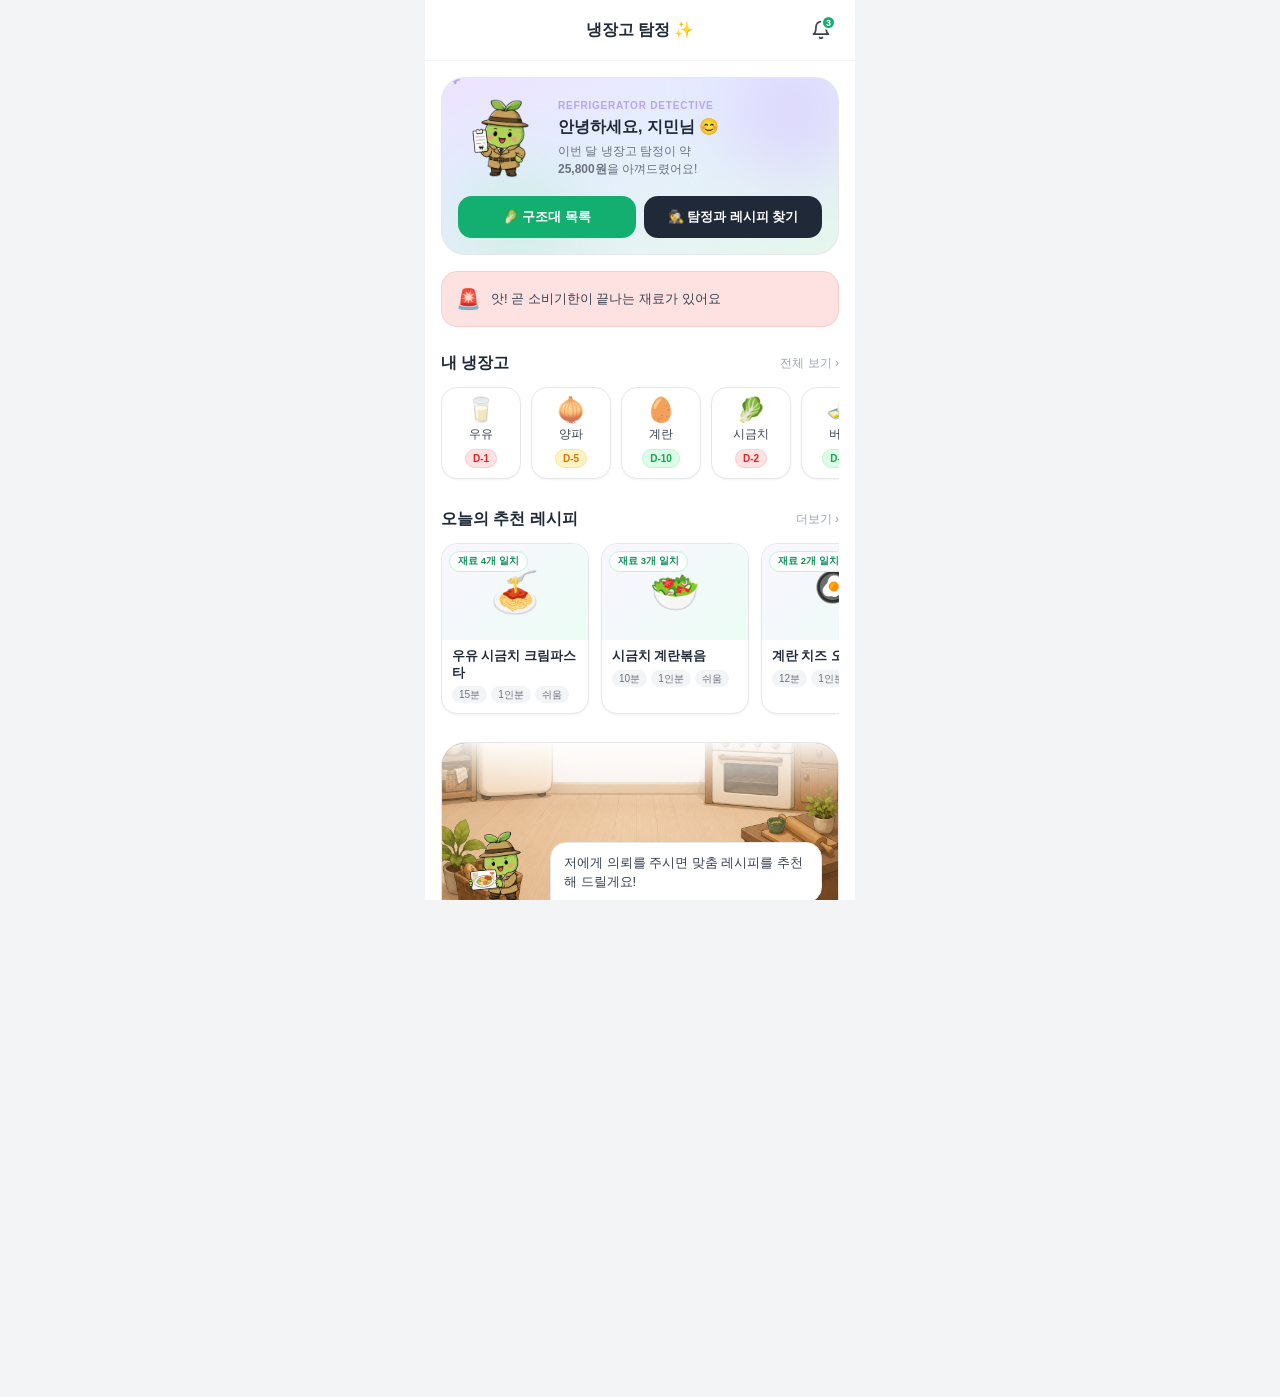
<file: index.html>
<!doctype html>
<html lang="ko">
<head>
<meta charset="utf-8">
<meta name="viewport" content="width=device-width,initial-scale=1,viewport-fit=cover">
<meta name="theme-color" content="#13AF70">
<title>냉장고 탐정</title>
<link rel="stylesheet" href="colors_and_type.css">
<style>
*,*::before,*::after{box-sizing:border-box;margin:0;padding:0}
html,body{
  font-family:var(--rd-font-sans);
  background:var(--rd-gray-100);
  color:var(--rd-gray-800);
  -webkit-font-smoothing:antialiased;
  line-height:var(--rd-leading-normal);
  height:100%;
  overflow:hidden;
}

/* ── App shell ─────────────────────────────────────────────── */
#app{
  max-width:var(--rd-mobile-max);
  margin:0 auto;
  background:var(--rd-white);
  min-height:100svh;
  position:relative;
  display:flex;
  flex-direction:column;
  overflow:hidden;
}

/* Screens */
.screen{
  display:none;
  flex:1;
  flex-direction:column;
  overflow:hidden;
  height:100svh;
}
.screen.active{display:flex;}

/* Scrollable body area */
.scroll-body{
  flex:1;
  overflow-y:auto;
  -webkit-overflow-scrolling:touch;
  overscroll-behavior:contain;
}

/* ── Header ────────────────────────────────────────────────── */
.app-header{
  display:flex;
  align-items:center;
  justify-content:space-between;
  padding:12px 16px;
  border-bottom:1px solid var(--rd-gray-100);
  background:var(--rd-white);
  flex-shrink:0;
  min-height:52px;
}
.app-header .icon-btn{
  width:36px;height:36px;
  border-radius:var(--rd-radius-full);
  background:var(--rd-gray-100);
  border:0;cursor:pointer;
  display:flex;align-items:center;justify-content:center;
  color:var(--rd-gray-700);
  transition:background var(--rd-duration) var(--rd-easing);
}
.app-header .icon-btn:active{background:var(--rd-gray-200);}
.app-header .title{
  font-size:var(--rd-text-sm);
  font-weight:var(--rd-weight-bold);
  color:var(--rd-gray-800);
}
.app-header .title-center{
  font-size:16px;font-weight:700;
  color:var(--rd-gray-800);
  display:flex;align-items:center;gap:4px;
}
.app-header .title-center i{font-style:normal;color:var(--rd-hero-violet);}
.notif-btn{
  position:relative;width:36px;height:36px;
  display:flex;align-items:center;justify-content:center;
  border:0;background:transparent;cursor:pointer;color:var(--rd-gray-700);
}
.notif-badge{
  position:absolute;top:3px;right:3px;
  width:15px;height:15px;border-radius:50%;
  background:var(--rd-primary);color:var(--rd-white);
  font-size:9px;font-weight:700;
  display:flex;align-items:center;justify-content:center;
  border:2px solid var(--rd-white);
}
.spacer{width:36px;}

/* ── Bottom Nav ────────────────────────────────────────────── */
.bottom-nav{
  position:relative;
  background:var(--rd-white);
  border-top:1px solid var(--rd-gray-100);
  box-shadow:var(--rd-shadow-nav);
  display:grid;
  grid-template-columns:repeat(5,1fr);
  align-items:center;
  padding:8px 8px calc(8px + env(safe-area-inset-bottom));
  min-height:60px;
  flex-shrink:0;
  z-index:10;
}
.nav-btn{
  display:flex;flex-direction:column;align-items:center;justify-content:center;
  gap:3px;border:0;background:transparent;cursor:pointer;
  color:var(--rd-gray-400);
  width:100%;padding:4px 0;
  transition:color var(--rd-duration) var(--rd-easing);
}
.nav-btn.active{color:var(--rd-primary);}
.nav-btn span{font-size:10px;font-weight:500;}
.nav-fab-wrap{display:flex;justify-content:center;align-items:flex-start;}
.nav-fab{
  width:52px;height:52px;
  margin-top:-20px;
  border-radius:50%;
  background:var(--rd-primary);
  color:var(--rd-white);
  display:flex;align-items:center;justify-content:center;
  border:4px solid var(--rd-white);
  box-shadow:var(--rd-shadow-fab);
  cursor:pointer;
  transition:transform var(--rd-duration) var(--rd-easing);
}
.nav-fab:active{transform:scale(var(--rd-press-scale-tight));}

/* ── Hero Card ─────────────────────────────────────────────── */
.hero-card{
  position:relative;
  border-radius:var(--rd-radius-3xl);
  padding:var(--rd-space-4);
  overflow:hidden;
  background:linear-gradient(160deg,var(--rd-hero-bg-1) 0%,var(--rd-hero-bg-2) 40%,var(--rd-hero-bg-3) 100%);
  border:1px solid rgba(229,231,235,0.9);
  margin:16px 16px 0;
}
.hero-blobs{position:absolute;inset:0;overflow:hidden;pointer-events:none;}
.blob{position:absolute;border-radius:50%;filter:blur(32px);opacity:.55;}
.blob-a{width:130px;height:130px;background:#D7C7FF;top:-30px;right:-20px;}
.blob-b{width:110px;height:110px;background:#BFEBD4;bottom:-20px;left:20px;}
.hero-top{position:relative;display:flex;align-items:flex-start;gap:12px;}
.hero-mascot{width:88px;height:88px;object-fit:contain;flex-shrink:0;}
.hero-text{flex:1;padding-top:4px;}
.hero-overline{
  font-size:10px;font-weight:600;
  color:var(--rd-hero-violet-soft);
  letter-spacing:.08em;text-transform:uppercase;
  margin-bottom:4px;
}
.hero-title{
  font-size:var(--rd-text-base);
  font-weight:var(--rd-weight-bold);
  color:var(--rd-gray-800);
  line-height:1.3;
}
.hero-sub{
  font-size:var(--rd-text-xs);
  color:var(--rd-gray-500);
  margin-top:4px;
  line-height:1.5;
}
.hero-btns{
  position:relative;
  display:flex;gap:8px;margin-top:14px;
}
.hero-sparkles{
  position:absolute;top:-6px;left:-6px;
  color:var(--rd-hero-violet-soft);
  font-size:11px;pointer-events:none;
  user-select:none;
}

/* ── Section layout ────────────────────────────────────────── */
.section{padding:0 16px;margin-top:24px;}
.section-head{
  display:flex;align-items:center;justify-content:space-between;
  margin-bottom:12px;
}
.section-title{
  font-size:var(--rd-text-base);
  font-weight:var(--rd-weight-bold);
  color:var(--rd-gray-800);
}
.see-all{
  font-size:var(--rd-text-xs);
  color:var(--rd-gray-400);
  font-weight:var(--rd-weight-medium);
  background:none;border:0;cursor:pointer;
}

/* ── Ingredient chips horizontal scroll ───────────────────── */
.ing-scroll{
  display:flex;gap:10px;
  overflow-x:auto;padding-bottom:4px;
  scrollbar-width:none;
}
.ing-scroll::-webkit-scrollbar{display:none;}
.ing-chip{
  display:flex;flex-direction:column;align-items:center;
  gap:4px;flex-shrink:0;
  width:80px;background:var(--rd-white);
  border:1px solid var(--rd-gray-200);border-radius:16px;
  box-shadow:var(--rd-shadow-sm);padding:10px 8px;
  cursor:pointer;
  transition:transform var(--rd-duration) var(--rd-easing);
}
.ing-chip:active{transform:scale(var(--rd-press-scale-tight));}
.ing-chip .emoji{font-size:24px;line-height:1;}
.ing-chip .name{font-size:11.5px;font-weight:500;color:var(--rd-gray-700);}
.expiry-badge{
  font-size:10px;font-weight:700;
  border:1px solid;border-radius:var(--rd-radius-full);
  padding:1px 7px;margin-top:2px;
}
.badge-urgent{background:var(--rd-urgent-bg);color:var(--rd-urgent-fg);border-color:var(--rd-urgent-bd);}
.badge-caution{background:var(--rd-caution-bg);color:var(--rd-caution-fg);border-color:var(--rd-caution-bd);}
.badge-safe{background:var(--rd-safe-bg);color:var(--rd-safe-fg);border-color:var(--rd-safe-bd);}

/* ── Recipe cards ──────────────────────────────────────────── */
.recipe-scroll{
  display:flex;gap:12px;
  overflow-x:auto;padding-bottom:4px;
  scrollbar-width:none;
}
.recipe-scroll::-webkit-scrollbar{display:none;}
.recipe-card{
  flex-shrink:0;width:148px;
  background:var(--rd-white);
  border:1px solid var(--rd-gray-200);border-radius:16px;
  box-shadow:var(--rd-shadow-sm);overflow:hidden;
  cursor:pointer;
  transition:transform var(--rd-duration) var(--rd-easing);
}
.recipe-card:active{transform:scale(var(--rd-press-scale-tight));}
.recipe-thumb{
  height:96px;
  background:linear-gradient(135deg,#F9F5FF,#ECFDF5);
  display:flex;align-items:center;justify-content:center;
  font-size:40px;position:relative;
}
.recipe-match-chip{
  position:absolute;top:7px;left:7px;
  font-size:9.5px;font-weight:700;
  color:#0E8F5B;background:rgba(255,255,255,.9);
  border:1px solid #BBF7D0;border-radius:9999px;
  padding:2px 8px;
}
.recipe-meta{padding:8px 10px 10px;}
.recipe-name{
  font-size:12.5px;font-weight:700;
  color:var(--rd-gray-800);line-height:1.3;
}
.recipe-pills{margin-top:5px;display:flex;gap:4px;flex-wrap:wrap;}
.recipe-pill{
  font-size:10px;color:var(--rd-gray-500);
  background:var(--rd-gray-100);
  border-radius:9999px;padding:1px 7px;font-weight:500;
}

/* ── Detective Office section ──────────────────────────────── */
.detective-office{
  margin:24px 16px 0;
  border-radius:24px;
  overflow:hidden;
  border:1px solid var(--rd-gray-200);
  box-shadow:var(--rd-shadow-sm);
  position:relative;
}
.office-bg{
  height:180px;
  background-image:url('assets/detective_kitchen.png');
  background-size:cover;background-position:center bottom;
  position:relative;
}
.office-fade{
  position:absolute;inset:0;
  background:linear-gradient(180deg,rgba(255,255,255,.9) 0%,rgba(255,255,255,0) 35%);
}
.office-content{
  position:absolute;bottom:0;left:0;right:0;
  padding:16px;
  display:flex;align-items:flex-end;gap:12px;
}
.office-mascot{width:80px;height:80px;object-fit:contain;flex-shrink:0;}
.speech-bubble{
  flex:1;
  background:var(--rd-white);
  border:1px solid var(--rd-gray-200);
  border-radius:16px 16px 16px 4px;
  padding:10px 13px;
  font-size:13px;
  color:var(--rd-gray-700);
  line-height:1.5;
  box-shadow:var(--rd-shadow-sm);
  margin-bottom:4px;
}
.office-btn-area{
  padding:14px 16px;
  background:var(--rd-white);
  border-top:1px solid var(--rd-gray-100);
}

/* ── Ingredient list (Rescue) ──────────────────────────────── */
.ing-list-item{
  display:flex;align-items:center;
  padding:14px 16px;
  border-bottom:1px solid var(--rd-gray-100);
  gap:14px;
}
.ing-list-emoji{font-size:32px;flex-shrink:0;}
.ing-list-info{flex:1;}
.ing-list-name{font-size:14px;font-weight:600;color:var(--rd-gray-800);}
.ing-list-sub{font-size:12px;color:var(--rd-gray-400);margin-top:2px;}

/* ── Alert banner ──────────────────────────────────────────── */
.alert-banner{
  margin:16px 16px 0;
  background:var(--rd-urgent-bg);
  border:1px solid var(--rd-urgent-bd);
  border-radius:16px;
  padding:12px 14px;
  display:flex;align-items:center;gap:10px;
  font-size:13px;color:var(--rd-gray-700);
}
.alert-banner .icon{font-size:20px;flex-shrink:0;}

/* ── Chat screen ───────────────────────────────────────────── */
.chat-header-sub{
  font-size:11px;color:var(--rd-gray-400);
  text-align:center;margin-top:2px;
}
.chat-messages{
  flex:1;overflow-y:auto;padding:16px 16px 12px;
  display:flex;flex-direction:column;gap:12px;
  -webkit-overflow-scrolling:touch;
}
.chat-ai{display:flex;align-items:flex-start;gap:10px;}
.chat-avatar{
  width:32px;height:32px;border-radius:50%;
  background:var(--rd-primary-light);overflow:hidden;flex-shrink:0;
  margin-top:2px;
}
.chat-avatar img{width:100%;height:100%;object-fit:cover;}
.bubble-ai{
  max-width:280px;
  background:var(--rd-gray-100);
  border-radius:4px 16px 16px 16px;
  padding:9px 13px;
  font-size:13.5px;color:var(--rd-gray-800);
  line-height:1.5;
}
.bubble-ai b{color:var(--rd-gray-900);font-weight:700;}
.chat-user{display:flex;justify-content:flex-end;}
.bubble-user{
  max-width:280px;
  background:var(--rd-primary);color:var(--rd-white);
  border-radius:16px 16px 4px 16px;
  padding:9px 13px;font-size:13.5px;line-height:1.5;
}
.typing-indicator{
  display:inline-flex;gap:4px;align-items:center;padding:4px 0;
}
.typing-indicator span{
  width:6px;height:6px;border-radius:50%;
  background:var(--rd-gray-400);
  animation:bounce 1.2s infinite;
}
.typing-indicator span:nth-child(2){animation-delay:.2s;}
.typing-indicator span:nth-child(3){animation-delay:.4s;}
@keyframes bounce{0%,60%,100%{transform:translateY(0);}30%{transform:translateY(-5px);}}

/* Recipe strip in chat */
.recipe-strip{display:flex;gap:8px;margin-left:42px;overflow-x:auto;scrollbar-width:none;padding-bottom:2px;}
.recipe-strip::-webkit-scrollbar{display:none;}
.r-chip{
  flex-shrink:0;width:120px;
  background:var(--rd-white);
  border:1px solid var(--rd-gray-100);
  border-radius:14px;overflow:hidden;
  box-shadow:var(--rd-shadow-sm);cursor:pointer;
}
.r-chip .th{height:54px;background:linear-gradient(135deg,#F9F5FF,#ECFDF5);display:flex;align-items:center;justify-content:center;font-size:22px;}
.r-chip .nm{font-size:11px;font-weight:600;color:var(--rd-gray-800);padding:5px 7px 1px;line-height:1.3;}
.r-chip .mt{font-size:9.5px;color:var(--rd-gray-400);padding:0 7px 6px;}

/* Chat chips row */
.chat-chips-row{
  padding:8px 16px 8px;
  overflow-x:auto;display:flex;gap:6px;
  scrollbar-width:none;flex-shrink:0;
  border-top:1px solid var(--rd-gray-100);
}
.chat-chips-row::-webkit-scrollbar{display:none;}
.chat-chip{
  display:inline-flex;align-items:center;gap:4px;
  padding:5px 12px;border-radius:var(--rd-radius-full);
  font-size:12px;font-weight:500;
  background:var(--rd-gray-100);color:var(--rd-gray-500);
  border:0;cursor:pointer;white-space:nowrap;
  transition:background var(--rd-duration) var(--rd-easing),color var(--rd-duration) var(--rd-easing);
}
.chat-chip.selected{background:var(--rd-primary);color:var(--rd-white);}

/* Chat composer */
.chat-composer{
  padding:10px 16px calc(10px + env(safe-area-inset-bottom));
  background:var(--rd-white);
  border-top:1px solid var(--rd-gray-100);
  display:flex;gap:10px;align-items:center;
  flex-shrink:0;
}
.chat-input{
  flex:1;background:var(--rd-gray-100);
  border:0;border-radius:var(--rd-radius-full);
  padding:10px 16px;
  font-size:var(--rd-text-sm);color:var(--rd-gray-800);
  font-family:inherit;outline:none;
}
.chat-input::placeholder{color:var(--rd-gray-400);}
.send-btn{
  width:36px;height:36px;border-radius:50%;
  background:var(--rd-primary);color:var(--rd-white);
  border:0;cursor:pointer;display:flex;align-items:center;justify-content:center;
  flex-shrink:0;
  transition:transform var(--rd-duration) var(--rd-easing);
}
.send-btn:active{transform:scale(var(--rd-press-scale-tight));}

/* ── AI Recognition screen ─────────────────────────────────── */
.drop-zone{
  margin:20px 16px 0;
  border:2px dashed var(--rd-gray-200);
  border-radius:24px;background:var(--rd-gray-50);
  min-height:220px;
  display:flex;flex-direction:column;
  align-items:center;justify-content:center;gap:12px;
  cursor:pointer;
  transition:border-color var(--rd-duration) var(--rd-easing);
}
.drop-zone:hover{border-color:var(--rd-primary);}
.drop-zone-icon{font-size:48px;}
.drop-zone-text{font-size:14px;color:var(--rd-gray-500);text-align:center;line-height:1.6;}
.drop-zone-link{color:var(--rd-primary);font-weight:600;}

/* AI result chips */
.ai-result{margin:20px 16px 0;}
.ai-result-title{font-size:14px;font-weight:700;color:var(--rd-gray-800);margin-bottom:10px;}
.ai-chips{display:flex;flex-wrap:wrap;gap:8px;}
.ai-chip{
  display:inline-flex;align-items:center;gap:6px;
  padding:7px 13px;border-radius:var(--rd-radius-full);
  background:var(--rd-primary-light);
  font-size:13px;font-weight:500;color:var(--rd-primary);
  border:0;cursor:pointer;
}
.ai-chip .rm{
  width:16px;height:16px;border-radius:50%;
  background:rgba(19,175,112,.15);
  display:flex;align-items:center;justify-content:center;
  font-size:10px;color:var(--rd-primary);
}

/* ── Recipe Detail screen ──────────────────────────────────── */
.recipe-detail-hero{
  height:200px;
  background:linear-gradient(135deg,#F9F5FF,#ECFDF5);
  display:flex;align-items:center;justify-content:center;
  font-size:80px;flex-shrink:0;
}
.recipe-detail-info{padding:20px 16px 0;}
.recipe-detail-name{
  font-size:var(--rd-text-xl);
  font-weight:var(--rd-weight-bold);
  color:var(--rd-gray-900);
  line-height:1.3;
}
.recipe-detail-tags{display:flex;gap:8px;flex-wrap:wrap;margin-top:10px;}
.recipe-detail-tag{
  display:inline-flex;align-items:center;gap:4px;
  padding:5px 12px;border-radius:var(--rd-radius-full);
  background:var(--rd-primary-light);color:var(--rd-primary);
  font-size:12px;font-weight:500;
}
.recipe-detail-section{padding:0 16px;margin-top:24px;}
.recipe-detail-section-title{
  font-size:var(--rd-text-sm);font-weight:700;
  color:var(--rd-gray-800);margin-bottom:12px;
  display:flex;align-items:center;gap:6px;
}
.ing-row{
  display:flex;align-items:center;gap:10px;
  padding:10px 0;border-bottom:1px solid var(--rd-gray-100);
}
.ing-row:last-child{border-bottom:0;}
.ing-row .emoji{font-size:22px;width:32px;text-align:center;}
.ing-row .nm{flex:1;font-size:14px;color:var(--rd-gray-700);}
.ing-row .amt{font-size:13px;color:var(--rd-gray-400);font-weight:500;}

/* Step list */
.step-item{
  display:flex;gap:14px;padding:10px 0;
  border-bottom:1px solid var(--rd-gray-100);
}
.step-item:last-child{border-bottom:0;}
.step-num{
  width:26px;height:26px;border-radius:50%;
  background:var(--rd-primary);color:var(--rd-white);
  font-size:11px;font-weight:700;
  display:flex;align-items:center;justify-content:center;
  flex-shrink:0;margin-top:1px;
}
.step-text{font-size:14px;color:var(--rd-gray-700);line-height:1.6;flex:1;}

/* ── Cooking screen ────────────────────────────────────────── */
.cooking-progress{
  padding:16px 16px 0;flex-shrink:0;
}
.step-bars{display:flex;gap:6px;margin-bottom:8px;}
.step-bar{
  flex:1;display:flex;flex-direction:column;align-items:center;gap:4px;
}
.step-bar-track{
  height:6px;width:100%;border-radius:9999px;
  background:var(--rd-gray-200);
}
.step-bar-track.done{background:var(--rd-primary);}
.step-bar-label{font-size:10px;font-weight:500;color:var(--rd-gray-300);}
.step-bar-label.done{color:var(--rd-primary);}
.step-bar-label.active{color:var(--rd-primary);}

.phase-nodes{
  display:flex;align-items:center;
  padding:0 8px;margin-top:12px;
}
.phase-node{display:flex;flex-direction:column;align-items:center;gap:6px;flex-shrink:0;}
.phase-dot{
  width:28px;height:28px;border-radius:50%;
  display:flex;align-items:center;justify-content:center;
}
.phase-dot.done{background:var(--rd-primary);}
.phase-dot.curr{background:var(--rd-white);border:2px solid var(--rd-primary);}
.phase-dot.curr .dot-inner{width:8px;height:8px;border-radius:50%;background:var(--rd-primary);}
.phase-dot.pend{background:var(--rd-gray-200);}
.phase-line{flex:1;height:2px;background:var(--rd-gray-200);margin:0 4px;margin-bottom:22px;}
.phase-line.done{background:var(--rd-primary);}
.phase-label{font-size:10px;font-weight:500;color:var(--rd-gray-700);}
.phase-label.pending{color:var(--rd-gray-400);}

.cooking-timer{
  margin:28px 16px 0;
  background:var(--rd-white);
  border:1px solid var(--rd-gray-200);
  border-radius:24px;
  box-shadow:var(--rd-shadow-sm);
  padding:28px 20px 24px;
  text-align:center;
}
.timer-label{font-size:12px;color:var(--rd-gray-400);font-weight:500;letter-spacing:.04em;margin-bottom:10px;}
.timer-display{
  font-family:var(--rd-font-mono);
  font-size:var(--rd-text-6xl);
  font-weight:var(--rd-weight-bold);
  color:var(--rd-gray-900);
  line-height:1;letter-spacing:-0.02em;
  font-feature-settings:"tnum";
}
.timer-controls{display:flex;gap:12px;justify-content:center;margin-top:20px;}
.timer-btn{
  width:52px;height:52px;border-radius:50%;
  background:var(--rd-gray-100);
  border:0;cursor:pointer;
  display:flex;align-items:center;justify-content:center;
  color:var(--rd-gray-700);
  transition:background var(--rd-duration) var(--rd-easing),transform var(--rd-duration) var(--rd-easing);
}
.timer-btn:active{background:var(--rd-gray-200);transform:scale(var(--rd-press-scale));}
.timer-btn.primary{background:var(--rd-primary);color:var(--rd-white);}
.timer-btn.primary:active{background:var(--rd-primary-press);}

.cooking-step-card{
  margin:20px 16px 0;
  background:var(--rd-white);
  border:1px solid var(--rd-gray-200);
  border-radius:16px;
  box-shadow:var(--rd-shadow-sm);
  padding:16px;
}
.cooking-step-label{
  font-size:10px;font-weight:600;letter-spacing:.06em;
  color:var(--rd-primary);text-transform:uppercase;margin-bottom:8px;
}
.cooking-step-text{
  font-size:15px;color:var(--rd-gray-700);line-height:1.65;
}

/* ── Footer CTA ────────────────────────────────────────────── */
.footer-cta{
  padding:12px 16px calc(12px + env(safe-area-inset-bottom));
  background:var(--rd-white);
  border-top:1px solid var(--rd-gray-100);
  flex-shrink:0;
}

/* ── Buttons (from CSS) ────────────────────────────────────── */
button{cursor:pointer;}

/* Mascot bob animation */
.mascot-bob{animation:mascot-bob 3.6s ease-in-out infinite;}
@keyframes mascot-bob{
  0%,100%{transform:translateY(0);}
  50%{transform:translateY(-4px);}
}

/* Skeleton loading pulse */
.skeleton{
  background:linear-gradient(90deg,var(--rd-gray-100) 25%,var(--rd-gray-200) 50%,var(--rd-gray-100) 75%);
  background-size:200% 100%;
  animation:shimmer 1.4s infinite;
  border-radius:8px;
}
@keyframes shimmer{0%{background-position:200% 0;}100%{background-position:-200% 0;}}

/* Completion screen */
.completion{
  flex:1;display:flex;flex-direction:column;
  align-items:center;justify-content:center;
  padding:32px 24px;text-align:center;
}
.completion-mascot{width:140px;height:140px;object-fit:contain;margin-bottom:20px;}
.completion-title{
  font-size:var(--rd-text-xl);font-weight:var(--rd-weight-bold);
  color:var(--rd-gray-800);margin-bottom:8px;
}
.completion-sub{font-size:var(--rd-text-sm);color:var(--rd-gray-500);line-height:1.6;}
.completion-btns{display:flex;flex-direction:column;gap:10px;width:100%;margin-top:28px;}
</style>
</head>
<body>
<div id="app">

<!-- ══════════════════════════════════════════════════════════
     SCREEN 1 — HOME
══════════════════════════════════════════════════════════ -->
<div class="screen active" id="screen-home">
  <header class="app-header">
    <span class="spacer"></span>
    <div class="title-center">냉장고 탐정 <i>✨</i></div>
    <button class="notif-btn" aria-label="알림">
      <svg width="20" height="20" viewBox="0 0 24 24" fill="none" stroke="currentColor" stroke-width="2" stroke-linecap="round" stroke-linejoin="round"><path d="M18 8a6 6 0 10-12 0c0 7-3 9-3 9h18s-3-2-3-9"/><path d="M13.7 21a2 2 0 01-3.4 0"/></svg>
      <span class="notif-badge">3</span>
    </button>
  </header>

  <div class="scroll-body" style="padding-bottom:80px">
    <!-- Hero Card -->
    <div class="hero-card">
      <div class="hero-blobs"><div class="blob blob-a"></div><div class="blob blob-b"></div></div>
      <div class="hero-sparkles">✦ ✦</div>
      <div class="hero-top">
        <img class="hero-mascot" src="assets/detective_report.png" alt="냉탐이">
        <div class="hero-text">
          <div class="hero-overline">REFRIGERATOR DETECTIVE</div>
          <div class="hero-title">안녕하세요, 지민님 😊</div>
          <div class="hero-sub">이번 달 냉장고 탐정이 약<br><strong>25,800원</strong>을 아껴드렸어요!</div>
        </div>
      </div>
      <div class="hero-btns">
        <button class="rd-btn-primary" style="font-size:13px;padding:.75rem;border-radius:14px;flex:1" onclick="navigate('rescue')">
          🥬 구조대 목록
        </button>
        <button class="rd-btn-dark" style="font-size:13px;padding:.75rem;border-radius:14px;flex:1" onclick="navigate('chat')">
          🕵️ 탐정과 레시피 찾기
        </button>
      </div>
    </div>

    <!-- Alert banner -->
    <div class="alert-banner" role="alert">
      <span class="icon">🚨</span>
      <span>앗! 곧 소비기한이 끝나는 재료가 있어요</span>
    </div>

    <!-- 내 냉장고 section -->
    <div class="section">
      <div class="section-head">
        <span class="section-title">내 냉장고</span>
        <button class="see-all" onclick="navigate('rescue')">전체 보기 ›</button>
      </div>
      <div class="ing-scroll">
        <div class="ing-chip"><span class="emoji">🥛</span><span class="name">우유</span><span class="expiry-badge badge-urgent">D-1</span></div>
        <div class="ing-chip"><span class="emoji">🧅</span><span class="name">양파</span><span class="expiry-badge badge-caution">D-5</span></div>
        <div class="ing-chip"><span class="emoji">🥚</span><span class="name">계란</span><span class="expiry-badge badge-safe">D-10</span></div>
        <div class="ing-chip"><span class="emoji">🥬</span><span class="name">시금치</span><span class="expiry-badge badge-urgent">D-2</span></div>
        <div class="ing-chip"><span class="emoji">🧈</span><span class="name">버터</span><span class="expiry-badge badge-safe">D-14</span></div>
        <div class="ing-chip"><span class="emoji">🧀</span><span class="name">치즈</span><span class="expiry-badge badge-caution">D-6</span></div>
      </div>
    </div>

    <!-- 오늘의 추천 레시피 section -->
    <div class="section">
      <div class="section-head">
        <span class="section-title">오늘의 추천 레시피</span>
        <button class="see-all">더보기 ›</button>
      </div>
      <div class="recipe-scroll">
        <div class="recipe-card" onclick="navigate('recipe')">
          <div class="recipe-thumb">🍝<span class="recipe-match-chip">재료 4개 일치</span></div>
          <div class="recipe-meta">
            <div class="recipe-name">우유 시금치 크림파스타</div>
            <div class="recipe-pills"><span class="recipe-pill">15분</span><span class="recipe-pill">1인분</span><span class="recipe-pill">쉬움</span></div>
          </div>
        </div>
        <div class="recipe-card" onclick="navigate('recipe')">
          <div class="recipe-thumb">🥗<span class="recipe-match-chip">재료 3개 일치</span></div>
          <div class="recipe-meta">
            <div class="recipe-name">시금치 계란볶음</div>
            <div class="recipe-pills"><span class="recipe-pill">10분</span><span class="recipe-pill">1인분</span><span class="recipe-pill">쉬움</span></div>
          </div>
        </div>
        <div class="recipe-card" onclick="navigate('recipe')">
          <div class="recipe-thumb">🍳<span class="recipe-match-chip">재료 2개 일치</span></div>
          <div class="recipe-meta">
            <div class="recipe-name">계란 치즈 오믈렛</div>
            <div class="recipe-pills"><span class="recipe-pill">12분</span><span class="recipe-pill">1인분</span><span class="recipe-pill">쉬움</span></div>
          </div>
        </div>
      </div>
    </div>

    <!-- 탐정 사무소 section -->
    <div class="detective-office">
      <div class="office-bg">
        <div class="office-fade"></div>
        <div class="office-content">
          <img class="office-mascot mascot-bob" src="assets/detective_recipe.png" alt="냉탐이">
          <div class="speech-bubble">저에게 의뢰를 주시면 맞춤 레시피를 추천해 드릴게요!</div>
        </div>
      </div>
      <div class="office-btn-area">
        <button class="rd-btn-primary" onclick="navigate('chat')">🕵️ 탐정 사무소 입장하기</button>
      </div>
    </div>

    <!-- 최근 활동 -->
    <div class="section" style="margin-bottom:32px;">
      <div class="section-head">
        <span class="section-title">최근 활동</span>
      </div>
      <div style="display:flex;flex-direction:column;gap:10px;">
        <div style="display:flex;align-items:center;gap:12px;padding:12px;background:var(--rd-white);border:1px solid var(--rd-gray-200);border-radius:16px;box-shadow:var(--rd-shadow-sm);">
          <div style="width:48px;height:48px;border-radius:12px;background:linear-gradient(135deg,#F9F5FF,#ECFDF5);display:flex;align-items:center;justify-content:center;font-size:24px;flex-shrink:0;">🍝</div>
          <div style="flex:1;">
            <div style="font-size:13.5px;font-weight:600;color:var(--rd-gray-800);">크림파스타</div>
            <div style="font-size:12px;color:var(--rd-gray-400);margin-top:2px;">어제 · 15분</div>
          </div>
          <span style="font-size:11px;color:var(--rd-primary);font-weight:600;background:var(--rd-primary-light);padding:3px 10px;border-radius:9999px;">완성 🎉</span>
        </div>
        <div style="display:flex;align-items:center;gap:12px;padding:12px;background:var(--rd-white);border:1px solid var(--rd-gray-200);border-radius:16px;box-shadow:var(--rd-shadow-sm);">
          <div style="width:48px;height:48px;border-radius:12px;background:linear-gradient(135deg,#F9F5FF,#ECFDF5);display:flex;align-items:center;justify-content:center;font-size:24px;flex-shrink:0;">🥗</div>
          <div style="flex:1;">
            <div style="font-size:13.5px;font-weight:600;color:var(--rd-gray-800);">시금치 계란볶음</div>
            <div style="font-size:12px;color:var(--rd-gray-400);margin-top:2px;">3일 전 · 10분</div>
          </div>
          <span style="font-size:11px;color:var(--rd-primary);font-weight:600;background:var(--rd-primary-light);padding:3px 10px;border-radius:9999px;">완성 🎉</span>
        </div>
      </div>
    </div>
  </div>

  <nav class="bottom-nav">
    <button class="nav-btn active" onclick="navigate('home')">
      <svg width="22" height="22" viewBox="0 0 24 24" fill="none" stroke="currentColor" stroke-width="2" stroke-linecap="round" stroke-linejoin="round"><path d="M3 11l9-7 9 7v9a2 2 0 01-2 2h-4v-6h-6v6H5a2 2 0 01-2-2v-9z"/></svg>
      <span>홈</span>
    </button>
    <button class="nav-btn" onclick="navigate('rescue')">
      <svg width="22" height="22" viewBox="0 0 24 24" fill="none" stroke="currentColor" stroke-width="2" stroke-linecap="round" stroke-linejoin="round"><rect x="5" y="3" width="14" height="18" rx="2.5"/><line x1="5" y1="10" x2="19" y2="10"/></svg>
      <span>냉장고</span>
    </button>
    <div class="nav-fab-wrap">
      <button class="nav-fab" onclick="navigate('ai')" aria-label="AI 식재료 인식">
        <svg width="22" height="22" viewBox="0 0 24 24" fill="none" stroke="currentColor" stroke-width="2" stroke-linecap="round" stroke-linejoin="round"><path d="M4 8h3l2-2.5h6L17 8h3a2 2 0 012 2v8a2 2 0 01-2 2H4a2 2 0 01-2-2v-8a2 2 0 012-2z"/><circle cx="12" cy="13.5" r="3.5"/></svg>
      </button>
    </div>
    <button class="nav-btn" onclick="navigate('chat')">
      <svg width="22" height="22" viewBox="0 0 24 24" fill="none" stroke="currentColor" stroke-width="2" stroke-linecap="round" stroke-linejoin="round"><path d="M6 4h11a2 2 0 012 2v14H8a2 2 0 01-2-2V4z"/><line x1="9" y1="8" x2="15" y2="8"/><line x1="9" y1="12" x2="15" y2="12"/></svg>
      <span>레시피</span>
    </button>
    <button class="nav-btn">
      <svg width="22" height="22" viewBox="0 0 24 24" fill="none" stroke="currentColor" stroke-width="2" stroke-linecap="round" stroke-linejoin="round"><circle cx="12" cy="8" r="4"/><path d="M4 21c0-4.4 3.6-8 8-8s8 3.6 8 8"/></svg>
      <span>프로필</span>
    </button>
  </nav>
</div>

<!-- ══════════════════════════════════════════════════════════
     SCREEN 2 — RESCUE LIST (구조대 목록)
══════════════════════════════════════════════════════════ -->
<div class="screen" id="screen-rescue">
  <header class="app-header">
    <button class="icon-btn" onclick="navigate('home')" aria-label="뒤로">
      <svg width="18" height="18" viewBox="0 0 24 24" fill="none" stroke="currentColor" stroke-width="2" stroke-linecap="round" stroke-linejoin="round"><path d="M15 18l-6-6 6-6"/></svg>
    </button>
    <span class="title">구조대 목록</span>
    <span class="spacer"></span>
  </header>

  <div class="scroll-body" style="padding-bottom:100px">
    <!-- Urgent section -->
    <div style="padding:16px 0 0;">
      <div style="padding:0 16px 10px;display:flex;align-items:center;gap:6px;">
        <span style="font-size:13px;font-weight:700;color:var(--rd-urgent-fg);">🚨 긴급 구조</span>
        <span style="background:var(--rd-urgent-bg);color:var(--rd-urgent-fg);border:1px solid var(--rd-urgent-bd);border-radius:9999px;font-size:11px;font-weight:700;padding:1px 8px;">2개</span>
      </div>
      <div class="ing-list-item">
        <span class="ing-list-emoji">🥛</span>
        <div class="ing-list-info">
          <div class="ing-list-name">우유</div>
          <div class="ing-list-sub">소비기한 내일까지 · 900ml</div>
        </div>
        <span class="expiry-badge badge-urgent">D-1</span>
      </div>
      <div class="ing-list-item">
        <span class="ing-list-emoji">🥬</span>
        <div class="ing-list-info">
          <div class="ing-list-name">시금치</div>
          <div class="ing-list-sub">소비기한 2일 후 · 한 봉지</div>
        </div>
        <span class="expiry-badge badge-urgent">D-2</span>
      </div>
    </div>

    <!-- Caution section -->
    <div style="padding:16px 0 0;">
      <div style="padding:0 16px 10px;display:flex;align-items:center;gap:6px;">
        <span style="font-size:13px;font-weight:700;color:var(--rd-caution-fg);">⚠️ 주의 재료</span>
        <span style="background:var(--rd-caution-bg);color:var(--rd-caution-fg);border:1px solid var(--rd-caution-bd);border-radius:9999px;font-size:11px;font-weight:700;padding:1px 8px;">2개</span>
      </div>
      <div class="ing-list-item">
        <span class="ing-list-emoji">🧅</span>
        <div class="ing-list-info">
          <div class="ing-list-name">양파</div>
          <div class="ing-list-sub">소비기한 5일 후 · 2개</div>
        </div>
        <span class="expiry-badge badge-caution">D-5</span>
      </div>
      <div class="ing-list-item">
        <span class="ing-list-emoji">🧀</span>
        <div class="ing-list-info">
          <div class="ing-list-name">슬라이스 치즈</div>
          <div class="ing-list-sub">소비기한 6일 후 · 10장</div>
        </div>
        <span class="expiry-badge badge-caution">D-6</span>
      </div>
    </div>

    <!-- Safe section -->
    <div style="padding:16px 0 0;">
      <div style="padding:0 16px 10px;display:flex;align-items:center;gap:6px;">
        <span style="font-size:13px;font-weight:700;color:var(--rd-safe-fg);">✅ 여유 재료</span>
        <span style="background:var(--rd-safe-bg);color:var(--rd-safe-fg);border:1px solid var(--rd-safe-bd);border-radius:9999px;font-size:11px;font-weight:700;padding:1px 8px;">2개</span>
      </div>
      <div class="ing-list-item">
        <span class="ing-list-emoji">🥚</span>
        <div class="ing-list-info">
          <div class="ing-list-name">계란</div>
          <div class="ing-list-sub">소비기한 10일 후 · 6개</div>
        </div>
        <span class="expiry-badge badge-safe">D-10</span>
      </div>
      <div class="ing-list-item">
        <span class="ing-list-emoji">🧈</span>
        <div class="ing-list-info">
          <div class="ing-list-name">버터</div>
          <div class="ing-list-sub">소비기한 14일 후 · 200g</div>
        </div>
        <span class="expiry-badge badge-safe">D-14</span>
      </div>
    </div>
  </div>

  <div class="footer-cta">
    <button class="rd-btn-primary" onclick="navigate('ai')">📷 AI로 식재료 인식하기</button>
  </div>
</div>

<!-- ══════════════════════════════════════════════════════════
     SCREEN 3 — AI RECOGNITION
══════════════════════════════════════════════════════════ -->
<div class="screen" id="screen-ai">
  <header class="app-header">
    <button class="icon-btn" onclick="navigate('home')" aria-label="뒤로">
      <svg width="18" height="18" viewBox="0 0 24 24" fill="none" stroke="currentColor" stroke-width="2" stroke-linecap="round" stroke-linejoin="round"><path d="M15 18l-6-6 6-6"/></svg>
    </button>
    <span class="title">AI 식재료 인식</span>
    <span class="spacer"></span>
  </header>

  <div class="scroll-body" style="padding-bottom:100px">
    <!-- Thinking mascot -->
    <div style="display:flex;flex-direction:column;align-items:center;padding:20px 16px 0;text-align:center;">
      <img src="assets/detective_camera.png" alt="냉탐이" style="width:80px;height:80px;object-fit:contain;margin-bottom:12px;">
      <div style="font-size:15px;font-weight:700;color:var(--rd-gray-800);">냉장고 사진을 찍어주세요</div>
      <div style="font-size:13px;color:var(--rd-gray-400);margin-top:4px;">AI가 재료를 자동으로 인식해 드릴게요!</div>
    </div>

    <!-- Dropzone -->
    <div class="drop-zone" id="dropzone" onclick="showAIResult()">
      <span class="drop-zone-icon">📷</span>
      <div class="drop-zone-text">
        사진을 탭하거나 드래그해 주세요<br>
        <span class="drop-zone-link">갤러리에서 선택하기</span>
      </div>
    </div>

    <!-- Detected ingredients (hidden until "upload") -->
    <div class="ai-result" id="ai-result" style="display:none;">
      <div style="display:flex;align-items:center;gap:8px;margin-bottom:12px;">
        <img src="assets/detective_thinking.png" alt="냉탐이" style="width:36px;height:36px;object-fit:contain;">
        <div style="font-size:14px;font-weight:700;color:var(--rd-gray-800);">🕵️ 사건 단서 — <span id="detected-count">6개</span> 재료 발견!</div>
      </div>
      <div class="ai-chips" id="ai-chips">
        <button class="ai-chip" onclick="removeChip(this)">🥦 브로콜리 <span class="rm">✕</span></button>
        <button class="ai-chip" onclick="removeChip(this)">🥕 당근 <span class="rm">✕</span></button>
        <button class="ai-chip" onclick="removeChip(this)">🧅 양파 <span class="rm">✕</span></button>
        <button class="ai-chip" onclick="removeChip(this)">🥛 우유 <span class="rm">✕</span></button>
        <button class="ai-chip" onclick="removeChip(this)">🥚 계란 <span class="rm">✕</span></button>
        <button class="ai-chip" onclick="removeChip(this)">🧀 치즈 <span class="rm">✕</span></button>
      </div>
      <div style="margin-top:12px;font-size:12px;color:var(--rd-gray-400);">잘못 인식된 재료는 탭해서 제거할 수 있어요</div>
    </div>
  </div>

  <div class="footer-cta" id="ai-footer" style="display:none;">
    <button class="rd-btn-primary" onclick="navigate('chat')">재료 추가하기</button>
  </div>
</div>

<!-- ══════════════════════════════════════════════════════════
     SCREEN 4 — CHAT (탐정 사무소)
══════════════════════════════════════════════════════════ -->
<div class="screen" id="screen-chat">
  <header class="app-header" style="flex-direction:column;align-items:center;padding:10px 16px;">
    <div style="display:flex;align-items:center;justify-content:space-between;width:100%;">
      <button class="icon-btn" onclick="navigate('home')" aria-label="뒤로">
        <svg width="18" height="18" viewBox="0 0 24 24" fill="none" stroke="currentColor" stroke-width="2" stroke-linecap="round" stroke-linejoin="round"><path d="M15 18l-6-6 6-6"/></svg>
      </button>
      <div style="text-align:center;">
        <div class="title">탐정 사무소</div>
        <div style="font-size:11px;color:var(--rd-gray-400);">냉탐이와 함께 레시피 의뢰하기</div>
      </div>
      <span class="spacer"></span>
    </div>
  </header>

  <!-- Ingredient chips -->
  <div class="chat-chips-row" id="chat-chips">
    <button class="chat-chip selected" onclick="toggleChip(this)">🥛 우유</button>
    <button class="chat-chip selected" onclick="toggleChip(this)">🥬 시금치</button>
    <button class="chat-chip" onclick="toggleChip(this)">🥚 계란</button>
    <button class="chat-chip" onclick="toggleChip(this)">🧅 양파</button>
    <button class="chat-chip" onclick="toggleChip(this)">🧀 치즈</button>
    <button class="chat-chip" onclick="toggleChip(this)">🧈 버터</button>
  </div>

  <!-- Messages -->
  <div class="chat-messages" id="chat-messages">
    <div class="chat-ai">
      <div class="chat-avatar"><img src="assets/detective_frontview.png" alt="냉탐이"></div>
      <div class="bubble-ai">안녕하세요, 지민님 😊<br>저에게 의뢰를 주시면 맞춤 레시피를 추천해 드릴게요!</div>
    </div>
    <div class="chat-ai">
      <div class="chat-avatar"><img src="assets/detective_frontview.png" alt="냉탐이"></div>
      <div class="bubble-ai">위에서 사용할 재료를 선택하거나, 직접 의뢰 내용을 입력해 주세요 🔍</div>
    </div>
  </div>

  <!-- Composer -->
  <div class="chat-composer">
    <input class="chat-input" id="chat-input" type="text" placeholder="의뢰 내용을 입력해 주세요..." onkeypress="handleChatKey(event)">
    <button class="send-btn" onclick="sendChatMessage()" aria-label="전송">
      <svg width="16" height="16" viewBox="0 0 24 24" fill="none" stroke="currentColor" stroke-width="2.5" stroke-linecap="round" stroke-linejoin="round"><line x1="22" y1="2" x2="11" y2="13"/><polygon points="22 2 15 22 11 13 2 9 22 2"/></svg>
    </button>
  </div>
</div>

<!-- ══════════════════════════════════════════════════════════
     SCREEN 5 — RECIPE DETAIL
══════════════════════════════════════════════════════════ -->
<div class="screen" id="screen-recipe">
  <header class="app-header">
    <button class="icon-btn" onclick="navigate('home')" aria-label="뒤로">
      <svg width="18" height="18" viewBox="0 0 24 24" fill="none" stroke="currentColor" stroke-width="2" stroke-linecap="round" stroke-linejoin="round"><path d="M15 18l-6-6 6-6"/></svg>
    </button>
    <span class="title">레시피</span>
    <button class="icon-btn" aria-label="저장">
      <svg width="18" height="18" viewBox="0 0 24 24" fill="none" stroke="currentColor" stroke-width="2" stroke-linecap="round" stroke-linejoin="round"><path d="M19 21l-7-5-7 5V5a2 2 0 012-2h10a2 2 0 012 2z"/></svg>
    </button>
  </header>

  <div class="scroll-body" style="padding-bottom:100px">
    <div class="recipe-detail-hero">🍝</div>
    <div class="recipe-detail-info">
      <div class="recipe-detail-name">우유 시금치 크림파스타</div>
      <div class="recipe-detail-tags">
        <span class="recipe-detail-tag">⏱ 15분</span>
        <span class="recipe-detail-tag">🍽 1인분</span>
        <span class="recipe-detail-tag">📊 쉬움</span>
        <span class="recipe-detail-tag">🥬 재료 4개 일치</span>
      </div>
    </div>

    <!-- Ingredients -->
    <div class="recipe-detail-section">
      <div class="recipe-detail-section-title">
        <span>🛒</span> 재료
      </div>
      <div class="ing-row"><span class="emoji">🍝</span><span class="nm">스파게티면</span><span class="amt">80g</span></div>
      <div class="ing-row"><span class="emoji">🥛</span><span class="nm">우유</span><span class="amt">200ml</span></div>
      <div class="ing-row"><span class="emoji">🥬</span><span class="nm">시금치</span><span class="amt">한 줌</span></div>
      <div class="ing-row"><span class="emoji">🧅</span><span class="nm">양파</span><span class="amt">1/4개</span></div>
      <div class="ing-row"><span class="emoji">🧈</span><span class="nm">버터</span><span class="amt">10g</span></div>
      <div class="ing-row"><span class="emoji">🧂</span><span class="nm">소금, 후추</span><span class="amt">약간</span></div>
    </div>

    <!-- Steps -->
    <div class="recipe-detail-section">
      <div class="recipe-detail-section-title">
        <span>🍳</span> 조리 순서
      </div>
      <div class="step-item">
        <div class="step-num">1</div>
        <div class="step-text">면을 소금물에 삶아 주세요. 표시된 시간보다 1분 일찍 건져내세요.</div>
      </div>
      <div class="step-item">
        <div class="step-num">2</div>
        <div class="step-text">팬에 버터를 녹이고 양파를 투명해질 때까지 볶아 주세요.</div>
      </div>
      <div class="step-item">
        <div class="step-num">3</div>
        <div class="step-text">우유를 넣고 중불에서 끓어오를 때까지 저어 주세요.</div>
      </div>
      <div class="step-item">
        <div class="step-num">4</div>
        <div class="step-text">시금치와 삶은 면을 넣고 소금, 후추로 간을 맞춰 주세요.</div>
      </div>
      <div class="step-item">
        <div class="step-num">5</div>
        <div class="step-text">소스가 면에 충분히 배면 완성이에요! 🎉</div>
      </div>
    </div>
  </div>

  <div class="footer-cta">
    <button class="rd-btn-primary" onclick="navigate('cooking')">🍳 요리 시작하기</button>
  </div>
</div>

<!-- ══════════════════════════════════════════════════════════
     SCREEN 6 — COOKING (조리)
══════════════════════════════════════════════════════════ -->
<div class="screen" id="screen-cooking">
  <header class="app-header">
    <button class="icon-btn" onclick="navigate('recipe')" aria-label="뒤로">
      <svg width="18" height="18" viewBox="0 0 24 24" fill="none" stroke="currentColor" stroke-width="2" stroke-linecap="round" stroke-linejoin="round"><path d="M15 18l-6-6 6-6"/></svg>
    </button>
    <span class="title">조리 중</span>
    <span class="spacer"></span>
  </header>

  <div class="scroll-body" style="padding-bottom:100px">
    <!-- Phase nodes -->
    <div class="cooking-progress">
      <div class="phase-nodes">
        <div class="phase-node">
          <div class="phase-dot done">
            <svg width="14" height="14" viewBox="0 0 24 24" fill="none"><path d="M5 13l4 4L19 7" stroke="#fff" stroke-width="2.5" stroke-linecap="round" stroke-linejoin="round"/></svg>
          </div>
          <div class="phase-label">재료 준비</div>
        </div>
        <div class="phase-line done"></div>
        <div class="phase-node">
          <div class="phase-dot curr"><div class="dot-inner"></div></div>
          <div class="phase-label">조리</div>
        </div>
        <div class="phase-line"></div>
        <div class="phase-node">
          <div class="phase-dot pend"></div>
          <div class="phase-label pending">요리 완성</div>
        </div>
      </div>

      <!-- Step bars -->
      <div class="step-bars" style="margin-top:20px;">
        <div class="step-bar"><div class="step-bar-track done"></div><div class="step-bar-label done">STEP 1</div></div>
        <div class="step-bar"><div class="step-bar-track done"></div><div class="step-bar-label active">STEP 2</div></div>
        <div class="step-bar"><div class="step-bar-track"></div><div class="step-bar-label">STEP 3</div></div>
        <div class="step-bar"><div class="step-bar-track"></div><div class="step-bar-label">STEP 4</div></div>
        <div class="step-bar"><div class="step-bar-track"></div><div class="step-bar-label">STEP 5</div></div>
      </div>
    </div>

    <!-- Timer -->
    <div class="cooking-timer">
      <div class="timer-label">남은 시간</div>
      <div class="timer-display" id="timer-display">08:32</div>
      <div class="timer-controls">
        <button class="timer-btn" onclick="resetTimer()" aria-label="초기화">
          <svg width="20" height="20" viewBox="0 0 24 24" fill="none" stroke="currentColor" stroke-width="2" stroke-linecap="round" stroke-linejoin="round"><polyline points="1 4 1 10 7 10"/><path d="M3.51 15a9 9 0 1 0 .49-3.5"/></svg>
        </button>
        <button class="timer-btn primary" id="timer-toggle" onclick="toggleTimer()" aria-label="시작/일시정지">
          <svg id="timer-icon-play" width="20" height="20" viewBox="0 0 24 24" fill="currentColor"><polygon points="5 3 19 12 5 21 5 3"/></svg>
          <svg id="timer-icon-pause" width="20" height="20" viewBox="0 0 24 24" fill="currentColor" style="display:none"><rect x="6" y="4" width="4" height="16"/><rect x="14" y="4" width="4" height="16"/></svg>
        </button>
        <button class="timer-btn" onclick="nextStep()" aria-label="다음 단계">
          <svg width="20" height="20" viewBox="0 0 24 24" fill="none" stroke="currentColor" stroke-width="2" stroke-linecap="round" stroke-linejoin="round"><polyline points="9 18 15 12 9 6"/></svg>
        </button>
      </div>
    </div>

    <!-- Current step -->
    <div class="cooking-step-card">
      <div class="cooking-step-label">STEP 2 / 5</div>
      <div class="cooking-step-text">팬에 버터를 녹이고 양파를 투명해질 때까지 볶아 주세요. 중불에서 약 3분 정도 저어 주세요.</div>
    </div>

    <!-- Next step preview -->
    <div style="margin:12px 16px 0;padding:12px 14px;background:var(--rd-gray-50);border:1px solid var(--rd-gray-200);border-radius:14px;">
      <div style="font-size:10px;font-weight:600;color:var(--rd-gray-400);letter-spacing:.04em;text-transform:uppercase;margin-bottom:4px;">다음 단계</div>
      <div style="font-size:13px;color:var(--rd-gray-500);">우유를 넣고 중불에서 끓어오를 때까지 저어 주세요.</div>
    </div>
  </div>

  <div class="footer-cta">
    <button class="rd-btn-primary" onclick="navigate('complete')">다음 단계 →</button>
  </div>
</div>

<!-- ══════════════════════════════════════════════════════════
     SCREEN 7 — COMPLETION (요리 완성!)
══════════════════════════════════════════════════════════ -->
<div class="screen" id="screen-complete">
  <header class="app-header">
    <span class="spacer"></span>
    <span class="title">요리 완성! 🎉</span>
    <span class="spacer"></span>
  </header>

  <div class="completion">
    <img class="completion-mascot" src="assets/detective_salute.png" alt="냉탐이">
    <div class="completion-title">사건 해결! 🎉</div>
    <div class="completion-sub">
      우유 시금치 크림파스타를 완성했어요!<br>
      버려질 뻔한 재료 2.3kg을 구했어요. 🥬<br><br>
      <strong style="color:var(--rd-primary);">이번 달 약 25,800원</strong>을 아껴드렸어요!
    </div>
    <div class="completion-btns">
      <button class="rd-btn-primary" onclick="navigate('home')">홈으로 돌아가기</button>
      <button class="rd-btn-secondary" onclick="navigate('recipe')">다시 보기</button>
    </div>
  </div>
</div>

</div><!-- /app -->

<script>
/* ── Navigation ──────────────────────────────────────────── */
const screens = {
  home:'screen-home', rescue:'screen-rescue', ai:'screen-ai',
  chat:'screen-chat', recipe:'screen-recipe', cooking:'screen-cooking',
  complete:'screen-complete'
};

function navigate(id) {
  document.querySelectorAll('.screen').forEach(s => s.classList.remove('active'));
  const target = document.getElementById(screens[id]);
  if (target) {
    target.classList.add('active');
    target.querySelector('.scroll-body')?.scrollTo(0,0);
  }
  if (id === 'cooking') { resetTimer(); }
}

/* ── AI Recognition mock ─────────────────────────────────── */
function showAIResult() {
  const dz = document.getElementById('dropzone');
  dz.innerHTML = `
    <img src="assets/detective_thinking.png" style="width:64px;height:64px;object-fit:contain;animation:mascot-bob 1.2s infinite">
    <div style="font-size:14px;color:var(--rd-gray-500);">냉탐이가 재료를 분석하는 중이에요...</div>
  `;
  setTimeout(() => {
    document.getElementById('ai-result').style.display = 'block';
    document.getElementById('ai-footer').style.display = 'block';
    dz.innerHTML = `<img src="assets/detective_happy.png" style="width:64px;height:64px;object-fit:contain;"><div style="font-size:13px;color:var(--rd-primary);font-weight:600;">분석 완료! 6개 재료 발견 🎉</div>`;
    updateDetectedCount();
  }, 1800);
}

function removeChip(btn) {
  btn.remove();
  updateDetectedCount();
}

function updateDetectedCount() {
  const count = document.querySelectorAll('#ai-chips .ai-chip').length;
  const el = document.getElementById('detected-count');
  if (el) el.textContent = count + '개';
}

/* ── Chat ────────────────────────────────────────────────── */
function toggleChip(el) { el.classList.toggle('selected'); }

function handleChatKey(e) { if (e.key === 'Enter') sendChatMessage(); }

const responses = [
  {user:'선택한 재료로 레시피 찾아줘!', ai:'<b>🕵️ 사건 단서</b><br>우유와 시금치로 만들 수 있는 맛있는 레시피를 찾았어요!', hasRecipes:true},
  {user:null, ai:'다른 재료 조합도 시도해보세요. 원하시는 재료를 선택해 의뢰해 주세요 🔍', hasRecipes:false},
];
let chatIdx = 0;

function sendChatMessage() {
  const input = document.getElementById('chat-input');
  const text = input.value.trim();
  const messages = document.getElementById('chat-messages');

  const selectedChips = [...document.querySelectorAll('#chat-chips .chat-chip.selected')].map(c => c.textContent.trim());
  const msgText = text || (selectedChips.length ? '선택한 재료(' + selectedChips.join(', ') + ')로 레시피 찾아줘!' : null);
  if (!msgText) return;

  // User bubble
  const userBubble = document.createElement('div');
  userBubble.className = 'chat-user';
  userBubble.innerHTML = `<div class="bubble-user">${escHtml(msgText)}</div>`;
  messages.appendChild(userBubble);
  input.value = '';

  // Typing indicator
  const typing = document.createElement('div');
  typing.className = 'chat-ai';
  typing.innerHTML = `<div class="chat-avatar"><img src="assets/detective_finding.png" alt="냉탐이"></div><div class="bubble-ai"><div class="typing-indicator"><span></span><span></span><span></span></div></div>`;
  messages.appendChild(typing);
  messages.scrollTop = messages.scrollHeight;

  setTimeout(() => {
    typing.remove();
    const aiBubble = document.createElement('div');
    aiBubble.className = 'chat-ai';
    aiBubble.innerHTML = `<div class="chat-avatar"><img src="assets/detective_recipe.png" alt="냉탐이"></div><div class="bubble-ai"><b>🕵️ 사건 단서</b><br>두 가지 재료로 만들 수 있는 든든한 한끼를 찾았어요!</div>`;
    messages.appendChild(aiBubble);

    // Recipe strip
    const strip = document.createElement('div');
    strip.className = 'recipe-strip';
    strip.innerHTML = `
      <div class="r-chip" onclick="navigate('recipe')"><div class="th">🍝</div><div class="nm">크림파스타</div><div class="mt">⏱ 15분</div></div>
      <div class="r-chip" onclick="navigate('recipe')"><div class="th">🥗</div><div class="nm">시금치볶음</div><div class="mt">⏱ 10분</div></div>
      <div class="r-chip" onclick="navigate('recipe')"><div class="th">🥣</div><div class="nm">우유 수프</div><div class="mt">⏱ 12분</div></div>
    `;
    messages.appendChild(strip);
    messages.scrollTop = messages.scrollHeight;
  }, 1600);
}

function escHtml(s) {
  return s.replace(/&/g,'&amp;').replace(/</g,'&lt;').replace(/>/g,'&gt;');
}

/* ── Timer ───────────────────────────────────────────────── */
let timerInterval = null;
let timerSeconds = 8 * 60 + 32;
let timerRunning = false;

function pad(n) { return String(n).padStart(2,'0'); }

function renderTimer() {
  const m = Math.floor(timerSeconds / 60);
  const s = timerSeconds % 60;
  document.getElementById('timer-display').textContent = pad(m) + ':' + pad(s);
}

function toggleTimer() {
  timerRunning = !timerRunning;
  document.getElementById('timer-icon-play').style.display = timerRunning ? 'none' : '';
  document.getElementById('timer-icon-pause').style.display = timerRunning ? '' : 'none';
  if (timerRunning) {
    timerInterval = setInterval(() => {
      if (timerSeconds > 0) { timerSeconds--; renderTimer(); }
      else { clearInterval(timerInterval); timerRunning = false; }
    }, 1000);
  } else {
    clearInterval(timerInterval);
  }
}

function resetTimer() {
  clearInterval(timerInterval);
  timerRunning = false;
  timerSeconds = 8 * 60 + 32;
  renderTimer();
  document.getElementById('timer-icon-play').style.display = '';
  document.getElementById('timer-icon-pause').style.display = 'none';
}

function nextStep() { navigate('complete'); }

renderTimer();
</script>
</body>
</html>
</file>
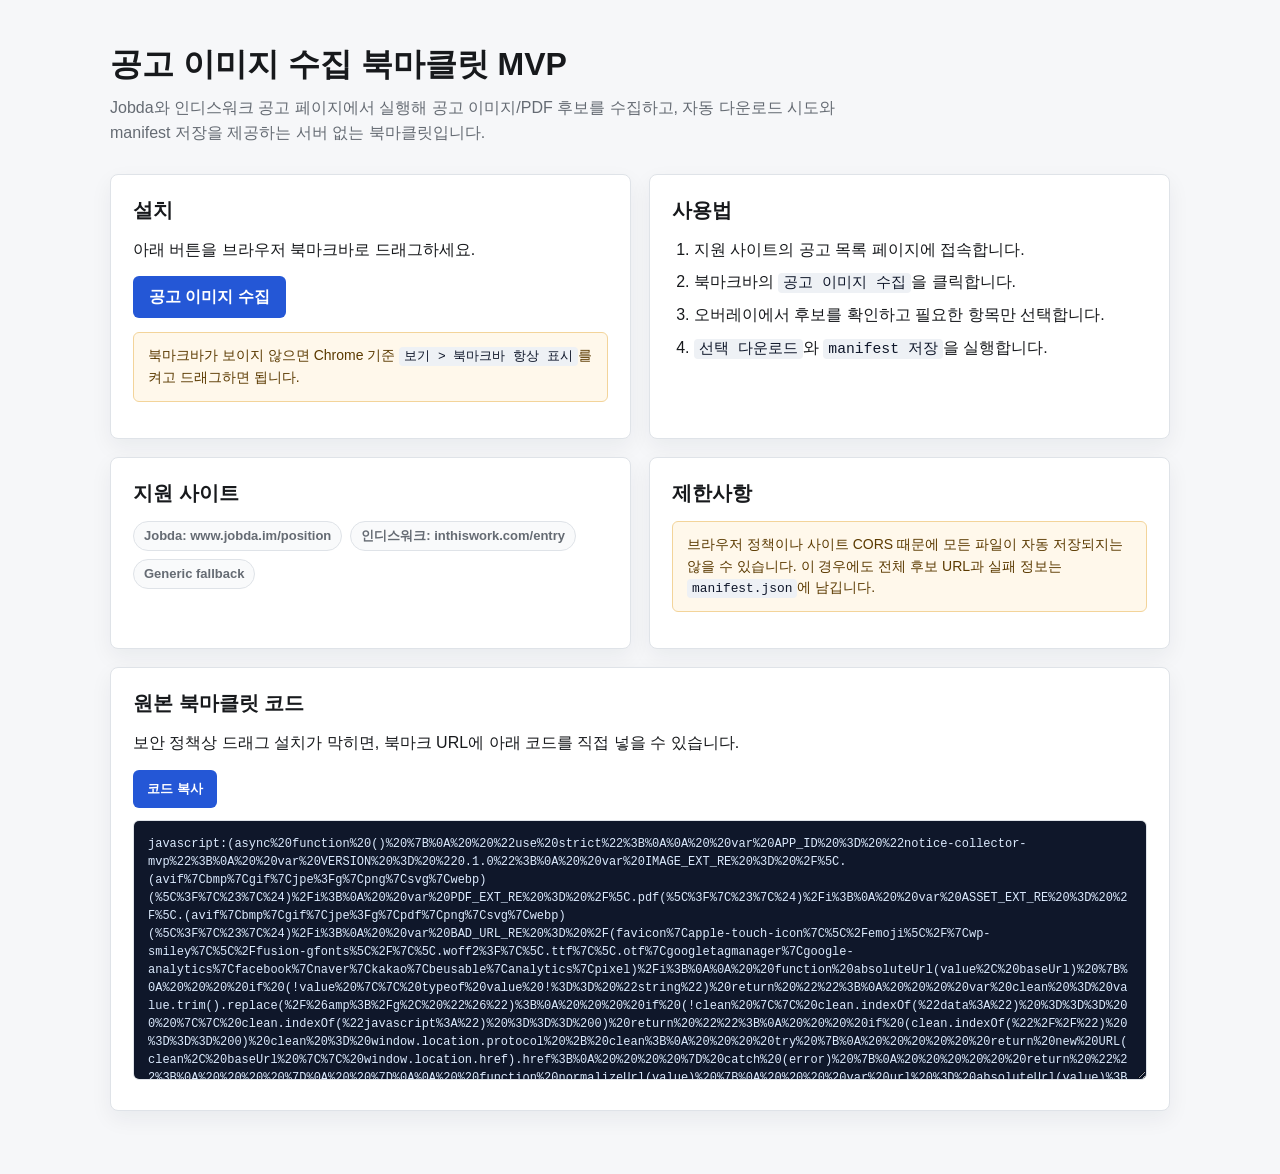
<file: notice-bookmarklet-installer.html>
<!doctype html>
<html lang="ko">
<head>
  <meta charset="utf-8">
  <meta name="viewport" content="width=device-width, initial-scale=1">
  <title>공고 이미지 수집 북마클릿 MVP</title>
  <style>
    :root {
      color-scheme: light;
      --bg: #f6f7f9;
      --panel: #ffffff;
      --text: #17191c;
      --muted: #656b73;
      --line: #dfe3e8;
      --brand: #2457d6;
      --brand-dark: #163ea4;
      --ok: #0f7b43;
      --warn: #a15c00;
      --code: #0f172a;
    }

    * {
      box-sizing: border-box;
    }

    body {
      margin: 0;
      background: var(--bg);
      color: var(--text);
      font-family: -apple-system, BlinkMacSystemFont, "Segoe UI", "Noto Sans KR", Arial, sans-serif;
      line-height: 1.55;
    }

    main {
      width: min(1060px, calc(100vw - 40px));
      margin: 0 auto;
      padding: 44px 0 64px;
    }

    h1 {
      margin: 0 0 12px;
      font-size: 32px;
      line-height: 1.25;
      letter-spacing: 0;
    }

    h2 {
      margin: 0 0 14px;
      font-size: 20px;
      line-height: 1.35;
      letter-spacing: 0;
    }

    p {
      margin: 0 0 14px;
    }

    .lead {
      max-width: 780px;
      color: var(--muted);
      font-size: 16px;
    }

    .grid {
      display: grid;
      grid-template-columns: 1fr 1fr;
      gap: 18px;
      margin-top: 28px;
    }

    .panel {
      background: var(--panel);
      border: 1px solid var(--line);
      border-radius: 8px;
      padding: 22px;
      box-shadow: 0 8px 22px rgba(20, 28, 45, 0.06);
    }

    .wide {
      grid-column: 1 / -1;
    }

    .bookmarklet {
      display: inline-flex;
      align-items: center;
      justify-content: center;
      min-height: 42px;
      padding: 0 16px;
      border-radius: 6px;
      background: var(--brand);
      color: #fff;
      font-weight: 700;
      text-decoration: none;
      cursor: grab;
      user-select: none;
    }

    .bookmarklet:active {
      cursor: grabbing;
    }

    .steps {
      margin: 0;
      padding-left: 22px;
    }

    .steps li {
      margin: 8px 0;
    }

    .pill-list {
      display: flex;
      flex-wrap: wrap;
      gap: 8px;
      margin: 10px 0 0;
    }

    .pill {
      display: inline-flex;
      align-items: center;
      min-height: 30px;
      padding: 0 10px;
      border: 1px solid var(--line);
      border-radius: 999px;
      background: #f9fafb;
      color: var(--muted);
      font-size: 13px;
      font-weight: 600;
    }

    .note {
      padding: 12px 14px;
      border-radius: 6px;
      background: #fff8eb;
      color: #5b3a00;
      border: 1px solid #f3d49a;
      font-size: 14px;
    }

    .ok {
      background: #eefaf3;
      color: #075d31;
      border-color: #bde8cd;
    }

    textarea {
      width: 100%;
      min-height: 260px;
      resize: vertical;
      padding: 14px;
      border: 1px solid var(--line);
      border-radius: 6px;
      background: #0f172a;
      color: #dbeafe;
      font: 12px/1.5 ui-monospace, SFMono-Regular, Menlo, Consolas, monospace;
    }

    button {
      min-height: 38px;
      border: 0;
      border-radius: 6px;
      background: var(--brand);
      color: white;
      font-weight: 700;
      padding: 0 14px;
      cursor: pointer;
    }

    button:hover {
      background: var(--brand-dark);
    }

    .toolbar {
      display: flex;
      gap: 10px;
      align-items: center;
      flex-wrap: wrap;
      margin: 12px 0;
    }

    code {
      border-radius: 4px;
      background: #eef1f5;
      padding: 2px 5px;
      color: var(--code);
      font-family: ui-monospace, SFMono-Regular, Menlo, Consolas, monospace;
      font-size: 0.92em;
    }

    @media (max-width: 760px) {
      main {
        width: min(100% - 24px, 1060px);
        padding-top: 28px;
      }

      .grid {
        grid-template-columns: 1fr;
      }

      h1 {
        font-size: 26px;
      }
    }
  </style>
</head>
<body>
  <main>
    <h1>공고 이미지 수집 북마클릿 MVP</h1>
    <p class="lead">
      Jobda와 인디스워크 공고 페이지에서 실행해 공고 이미지/PDF 후보를 수집하고,
      자동 다운로드 시도와 manifest 저장을 제공하는 서버 없는 북마클릿입니다.
    </p>

    <section class="grid">
      <div class="panel">
        <h2>설치</h2>
        <p>아래 버튼을 브라우저 북마크바로 드래그하세요.</p>
        <p><a id="bookmarkletLink" class="bookmarklet" href="#">공고 이미지 수집</a></p>
        <p class="note">
          북마크바가 보이지 않으면 Chrome 기준 <code>보기 &gt; 북마크바 항상 표시</code>를 켜고 드래그하면 됩니다.
        </p>
      </div>

      <div class="panel">
        <h2>사용법</h2>
        <ol class="steps">
          <li>지원 사이트의 공고 목록 페이지에 접속합니다.</li>
          <li>북마크바의 <code>공고 이미지 수집</code>을 클릭합니다.</li>
          <li>오버레이에서 후보를 확인하고 필요한 항목만 선택합니다.</li>
          <li><code>선택 다운로드</code>와 <code>manifest 저장</code>을 실행합니다.</li>
        </ol>
      </div>

      <div class="panel">
        <h2>지원 사이트</h2>
        <div class="pill-list">
          <span class="pill">Jobda: www.jobda.im/position</span>
          <span class="pill">인디스워크: inthiswork.com/entry</span>
          <span class="pill">Generic fallback</span>
        </div>
      </div>

      <div class="panel">
        <h2>제한사항</h2>
        <p class="note">
          브라우저 정책이나 사이트 CORS 때문에 모든 파일이 자동 저장되지는 않을 수 있습니다.
          이 경우에도 전체 후보 URL과 실패 정보는 <code>manifest.json</code>에 남깁니다.
        </p>
      </div>

      <div class="panel wide">
        <h2>원본 북마클릿 코드</h2>
        <p>보안 정책상 드래그 설치가 막히면, 북마크 URL에 아래 코드를 직접 넣을 수 있습니다.</p>
        <div class="toolbar">
          <button id="copyCode" type="button">코드 복사</button>
          <span id="copyStatus" aria-live="polite"></span>
        </div>
        <textarea id="bookmarkletCode" readonly spellcheck="false"></textarea>
      </div>
    </section>
  </main>

  <script id="collector-source" type="text/plain">
(async function () {
  "use strict";

  var APP_ID = "notice-collector-mvp";
  var VERSION = "0.1.0";
  var IMAGE_EXT_RE = /\.(avif|bmp|gif|jpe?g|png|svg|webp)(\?|#|$)/i;
  var PDF_EXT_RE = /\.pdf(\?|#|$)/i;
  var ASSET_EXT_RE = /\.(avif|bmp|gif|jpe?g|pdf|png|svg|webp)(\?|#|$)/i;
  var BAD_URL_RE = /(favicon|apple-touch-icon|\/emoji\/|wp-smiley|\/fusion-gfonts\/|\.woff2?|\.ttf|\.otf|googletagmanager|google-analytics|facebook|naver|kakao|beusable|analytics|pixel)/i;

  function absoluteUrl(value, baseUrl) {
    if (!value || typeof value !== "string") return "";
    var clean = value.trim().replace(/&amp;/g, "&");
    if (!clean || clean.indexOf("data:") === 0 || clean.indexOf("javascript:") === 0) return "";
    if (clean.indexOf("//") === 0) clean = window.location.protocol + clean;
    try {
      return new URL(clean, baseUrl || window.location.href).href;
    } catch (error) {
      return "";
    }
  }

  function normalizeUrl(value) {
    var url = absoluteUrl(value);
    if (!url) return "";
    try {
      var parsed = new URL(url);
      parsed.hash = "";
      return parsed.href;
    } catch (error) {
      return url.split("#")[0];
    }
  }

  function isAssetUrl(url) {
    return IMAGE_EXT_RE.test(url) || PDF_EXT_RE.test(url);
  }

  function assetKind(url) {
    if (PDF_EXT_RE.test(url)) return "pdf";
    if (IMAGE_EXT_RE.test(url)) return "image";
    return "unknown";
  }

  function decodeEntities(value) {
    var el = document.createElement("textarea");
    el.innerHTML = value || "";
    return el.value;
  }

  function safeTitle(value) {
    var text = decodeEntities(String(value || "untitled"))
      .replace(/\s+/g, " ")
      .trim()
      .slice(0, 80);
    return (text || "untitled")
      .replace(/[\\/:*?"<>|#%{}~&]+/g, "_")
      .replace(/\s/g, "_")
      .replace(/_+/g, "_")
      .replace(/^_+|_+$/g, "");
  }

  function pad(number) {
    return String(number).padStart(2, "0");
  }

  function timestamp() {
    var now = new Date();
    return [
      now.getFullYear(),
      pad(now.getMonth() + 1),
      pad(now.getDate())
    ].join("") + "_" + [pad(now.getHours()), pad(now.getMinutes()), pad(now.getSeconds())].join("");
  }

  function extensionFromUrl(url, kind) {
    try {
      var pathname = new URL(url).pathname;
      var match = pathname.match(/\.([a-z0-9]{2,5})$/i);
      if (match) return match[1].toLowerCase();
    } catch (error) {}
    return kind === "pdf" ? "pdf" : "jpg";
  }

  function makeFilename(site, title, index, url, kind, runId) {
    return [
      safeTitle(site || "site"),
      runId,
      String(index + 1).padStart(3, "0"),
      safeTitle(title || "posting")
    ].join("_") + "." + extensionFromUrl(url, kind);
  }

  function splitSrcset(value) {
    if (!value) return [];
    return value.split(",").map(function (item) {
      return item.trim().split(/\s+/)[0];
    }).filter(Boolean);
  }

  function bestSrcsetUrl(value, baseUrl) {
    var candidates = splitSrcset(value).map(function (url) {
      return absoluteUrl(url, baseUrl);
    }).filter(Boolean);
    return candidates[candidates.length - 1] || "";
  }

  function pushAsset(list, input) {
    var assetUrl = absoluteUrl(input.assetUrl, input.sourcePageUrl || window.location.href);
    if (!assetUrl || BAD_URL_RE.test(assetUrl)) return;
    if (!isAssetUrl(assetUrl) && input.assetKind !== "unknown") return;
    list.push({
      site: input.site || "generic",
      sourcePageUrl: input.sourcePageUrl || window.location.href,
      postingUrl: input.postingUrl || input.sourcePageUrl || window.location.href,
      postingTitle: input.postingTitle || document.title || "",
      assetUrl: assetUrl,
      assetKind: input.assetKind || assetKind(assetUrl),
      assetSource: input.assetSource || "unknown",
      filename: input.filename || "",
      selected: input.selected !== false
    });
  }

  function dedupeAssets(assets) {
    var seen = new Set();
    return assets.filter(function (asset) {
      var key = normalizeUrl(asset.assetUrl);
      if (!key || seen.has(key)) return false;
      seen.add(key);
      return true;
    });
  }

  function addFilenames(assets, site, runId) {
    return assets.map(function (asset, index) {
      return Object.assign({}, asset, {
        filename: asset.filename || makeFilename(site, asset.postingTitle, index, asset.assetUrl, asset.assetKind, runId)
      });
    });
  }

  function getBackgroundUrls() {
    var urls = [];
    Array.from(document.querySelectorAll("body *")).forEach(function (el) {
      var style = window.getComputedStyle(el);
      var bg = style && style.backgroundImage;
      if (!bg || bg === "none") return;
      var matches = bg.match(/url\((["']?)(.*?)\1\)/g) || [];
      matches.forEach(function (match) {
        var url = match.replace(/^url\((["']?)/, "").replace(/(["']?)\)$/, "");
        urls.push(url);
      });
    });
    return urls;
  }

  function collectDomAssets(options) {
    var site = (options && options.site) || "generic";
    var sourcePageUrl = (options && options.sourcePageUrl) || window.location.href;
    var postingTitle = (options && options.postingTitle) || document.title || "";
    var list = [];

    Array.from(document.querySelectorAll("img")).forEach(function (img) {
      var width = Number(img.naturalWidth || img.width || 0);
      var height = Number(img.naturalHeight || img.height || 0);
      if ((width && width <= 24) || (height && height <= 24)) return;
      pushAsset(list, {
        site: site,
        sourcePageUrl: sourcePageUrl,
        postingUrl: sourcePageUrl,
        postingTitle: img.alt || postingTitle,
        assetUrl: img.getAttribute("data-orig-file") || img.getAttribute("data-large-file") || img.currentSrc || img.src,
        assetSource: "dom.img"
      });
      var best = bestSrcsetUrl(img.getAttribute("srcset"), sourcePageUrl);
      if (best) {
        pushAsset(list, {
          site: site,
          sourcePageUrl: sourcePageUrl,
          postingUrl: sourcePageUrl,
          postingTitle: img.alt || postingTitle,
          assetUrl: best,
          assetSource: "dom.img.srcset"
        });
      }
    });

    Array.from(document.querySelectorAll("source[srcset]")).forEach(function (source) {
      var best = bestSrcsetUrl(source.getAttribute("srcset"), sourcePageUrl);
      if (best) {
        pushAsset(list, {
          site: site,
          sourcePageUrl: sourcePageUrl,
          postingUrl: sourcePageUrl,
          postingTitle: postingTitle,
          assetUrl: best,
          assetSource: "dom.source.srcset"
        });
      }
    });

    Array.from(document.querySelectorAll("a[href]")).forEach(function (anchor) {
      var href = absoluteUrl(anchor.getAttribute("href"), sourcePageUrl);
      if (!href || !isAssetUrl(href)) return;
      pushAsset(list, {
        site: site,
        sourcePageUrl: sourcePageUrl,
        postingUrl: sourcePageUrl,
        postingTitle: anchor.textContent.trim() || postingTitle,
        assetUrl: href,
        assetSource: "dom.a.href"
      });
    });

    getBackgroundUrls().forEach(function (url) {
      pushAsset(list, {
        site: site,
        sourcePageUrl: sourcePageUrl,
        postingUrl: sourcePageUrl,
        postingTitle: postingTitle,
        assetUrl: url,
        assetSource: "dom.background"
      });
    });

    return dedupeAssets(list);
  }

  function extractAssetsFromHtml(html, pageUrl, site, postingTitle, assetSourcePrefix) {
    var doc = new DOMParser().parseFromString(html, "text/html");
    var list = [];
    Array.from(doc.querySelectorAll("img")).forEach(function (img) {
      pushAsset(list, {
        site: site,
        sourcePageUrl: pageUrl,
        postingUrl: pageUrl,
        postingTitle: img.alt || postingTitle,
        assetUrl: img.getAttribute("data-orig-file") || img.getAttribute("data-large-file") || img.getAttribute("src"),
        assetSource: assetSourcePrefix + ".img"
      });
      var best = bestSrcsetUrl(img.getAttribute("srcset"), pageUrl);
      if (best) {
        pushAsset(list, {
          site: site,
          sourcePageUrl: pageUrl,
          postingUrl: pageUrl,
          postingTitle: img.alt || postingTitle,
          assetUrl: best,
          assetSource: assetSourcePrefix + ".img.srcset"
        });
      }
    });
    Array.from(doc.querySelectorAll("a[href]")).forEach(function (anchor) {
      var href = absoluteUrl(anchor.getAttribute("href"), pageUrl);
      if (!href || !isAssetUrl(href)) return;
      pushAsset(list, {
        site: site,
        sourcePageUrl: pageUrl,
        postingUrl: pageUrl,
        postingTitle: anchor.textContent.trim() || postingTitle,
        assetUrl: href,
        assetSource: assetSourcePrefix + ".a.href"
      });
    });
    return dedupeAssets(list);
  }

  function getNestedValue(object, path) {
    return path.split(".").reduce(function (current, key) {
      if (current && Object.prototype.hasOwnProperty.call(current, key)) return current[key];
      return undefined;
    }, object);
  }

  function collectJobdaAssetUrls(detail) {
    var urls = [];
    [
      "basicInfo.jobDescriptionImageUrl",
      "basicInfo.thumbnailImageUrl",
      "basicInfo.thumbnailUrl",
      "companyInfo.logoImageUrl"
    ].forEach(function (path) {
      var value = getNestedValue(detail, path);
      if (value) urls.push({ url: value, source: "jobda." + path });
    });

    var images = getNestedValue(detail, "basicInfo.images");
    if (Array.isArray(images)) {
      images.forEach(function (image, index) {
        if (image && image.fileUrl) urls.push({ url: image.fileUrl, source: "jobda.basicInfo.images[" + index + "].fileUrl" });
      });
    }

    return urls;
  }

  async function fetchJson(url) {
    var response = await fetch(url, { credentials: "include" });
    if (!response.ok) throw new Error("HTTP " + response.status + " " + url);
    return response.json();
  }

  async function jobdaAdapter() {
    var site = "jobda";
    var assets = [];
    var postings = [];
    var errors = [];
    try {
      var listUrl = "https://api.jobda.im/position?page=0&size=60";
      var listResponse = await fetchJson(listUrl);
      var positions = Array.isArray(listResponse.positions) ? listResponse.positions : [];
      postings = positions.map(function (position) {
        return {
          id: position.positionSn,
          title: position.positionName || position.positionTitle || position.companyName || "jobda-position",
          url: "https://www.jobda.im/position/" + position.positionSn + "/jd"
        };
      }).filter(function (posting) { return !!posting.id; });

      for (var i = 0; i < postings.length; i += 1) {
        var posting = postings[i];
        try {
          var detail = await fetchJson("https://api.jobda.im/v2/position/" + encodeURIComponent(posting.id));
          collectJobdaAssetUrls(detail).forEach(function (item) {
            pushAsset(assets, {
              site: site,
              sourcePageUrl: window.location.href,
              postingUrl: posting.url,
              postingTitle: posting.title,
              assetUrl: item.url,
              assetSource: item.source
            });
          });
        } catch (error) {
          errors.push({ phase: "jobda.detail", postingUrl: posting.url, message: String(error && error.message || error) });
        }
      }
    } catch (error) {
      errors.push({ phase: "jobda.list", message: String(error && error.message || error) });
      assets = collectDomAssets({ site: site });
    }
    if (!assets.length) {
      assets = collectDomAssets({ site: site });
    }
    return {
      adapterName: "Jobda",
      site: site,
      postings: postings,
      assets: dedupeAssets(assets),
      errors: errors,
      notes: ["Jobda API 실패 또는 CORS 차단 시 DOM fallback 결과만 표시됩니다."]
    };
  }

  function getInthisworkCards() {
    return Array.from(document.querySelectorAll(".dpt-entry")).map(function (entry) {
      var title = entry.getAttribute("data-title") || "";
      var id = entry.getAttribute("data-id") || "";
      var titleLink = entry.querySelector(".dpt-title-link[href], a.dpt-permalink[href], a[href*='/archives/']");
      var thumb = entry.querySelector("img");
      return {
        id: id,
        title: title || (titleLink ? titleLink.textContent.trim() : ""),
        url: titleLink ? absoluteUrl(titleLink.getAttribute("href"), window.location.href) : "",
        thumb: thumb
      };
    }).filter(function (card) {
      return card.url || card.thumb;
    });
  }

  async function inthisworkAdapter() {
    var site = "inthiswork";
    var assets = [];
    var errors = [];
    var cards = getInthisworkCards();
    var postings = cards.map(function (card) {
      return { id: card.id, title: card.title, url: card.url };
    });

    cards.forEach(function (card) {
      if (!card.thumb) return;
      ["data-orig-file", "data-large-file", "src"].forEach(function (attr) {
        var value = card.thumb.getAttribute(attr);
        if (value) {
          pushAsset(assets, {
            site: site,
            sourcePageUrl: window.location.href,
            postingUrl: card.url || window.location.href,
            postingTitle: card.title,
            assetUrl: value,
            assetSource: "inthiswork.card." + attr
          });
        }
      });
      var best = bestSrcsetUrl(card.thumb.getAttribute("srcset"), window.location.href);
      if (best) {
        pushAsset(assets, {
          site: site,
          sourcePageUrl: window.location.href,
          postingUrl: card.url || window.location.href,
          postingTitle: card.title,
          assetUrl: best,
          assetSource: "inthiswork.card.srcset"
        });
      }
    });

    var detailCards = cards.filter(function (card) {
      return /^https:\/\/inthiswork\.com\/archives\/\d+\/?$/.test((card.url || "").split("#")[0]);
    }).slice(0, 20);

    for (var i = 0; i < detailCards.length; i += 1) {
      var card = detailCards[i];
      try {
        var response = await fetch(card.url, { credentials: "include" });
        if (!response.ok) throw new Error("HTTP " + response.status);
        var html = await response.text();
        assets = assets.concat(extractAssetsFromHtml(html, card.url, site, card.title, "inthiswork.detail"));
      } catch (error) {
        errors.push({ phase: "inthiswork.detail", postingUrl: card.url, message: String(error && error.message || error) });
      }
    }

    if (!assets.length) {
      assets = collectDomAssets({ site: site });
    }

    return {
      adapterName: "인디스워크",
      site: site,
      postings: postings,
      assets: dedupeAssets(assets),
      errors: errors,
      notes: ["상세 페이지 fetch는 /archives/{id} 링크 최대 20개까지만 시도합니다."]
    };
  }

  async function genericAdapter() {
    return {
      adapterName: "Generic fallback",
      site: "generic",
      postings: [{ id: "", title: document.title, url: window.location.href }],
      assets: collectDomAssets({ site: "generic" }),
      errors: [],
      notes: ["현재 DOM에서 보이는 이미지/PDF만 수집했습니다."]
    };
  }

  async function detectAndCollect() {
    var host = window.location.hostname.replace(/^www\./, "");
    if (host === "jobda.im" && window.location.pathname.indexOf("/position") === 0) return jobdaAdapter();
    if (host === "inthiswork.com") return inthisworkAdapter();
    return genericAdapter();
  }

  function downloadText(filename, text, mimeType) {
    var blob = new Blob([text], { type: mimeType || "application/json" });
    var url = URL.createObjectURL(blob);
    var anchor = document.createElement("a");
    anchor.href = url;
    anchor.download = filename;
    document.body.appendChild(anchor);
    anchor.click();
    setTimeout(function () {
      URL.revokeObjectURL(url);
      anchor.remove();
    }, 1000);
  }

  function sleep(ms) {
    return new Promise(function (resolve) { setTimeout(resolve, ms); });
  }

  async function downloadAssets(assets, onProgress) {
    for (var i = 0; i < assets.length; i += 1) {
      var asset = assets[i];
      onProgress(i + 1, assets.length, asset);
      var anchor = document.createElement("a");
      anchor.href = asset.assetUrl;
      anchor.download = asset.filename;
      anchor.target = "_blank";
      anchor.rel = "noopener noreferrer";
      document.body.appendChild(anchor);
      anchor.click();
      anchor.remove();
      await sleep(450);
    }
  }

  function manifestFor(result, runId, assets) {
    return {
      tool: APP_ID,
      version: VERSION,
      runId: runId,
      collectedAt: new Date().toISOString(),
      adapterName: result.adapterName,
      site: result.site,
      sourcePageUrl: window.location.href,
      sourcePageTitle: document.title,
      postingCount: result.postings.length,
      assetCount: result.assets.length,
      selectedAssetCount: assets.length,
      browserNote: "Automatic downloads can be blocked or filename hints can be ignored by the browser or target site. Use assetUrl as the source of truth.",
      postings: result.postings,
      assets: result.assets,
      selectedAssets: assets,
      errors: result.errors,
      notes: result.notes
    };
  }

  function removeExistingOverlay() {
    var existing = document.getElementById(APP_ID + "-overlay");
    if (existing) existing.remove();
  }

  function createOverlayShell() {
    removeExistingOverlay();
    var root = document.createElement("div");
    root.id = APP_ID + "-overlay";
    root.innerHTML = [
      "<style>",
      "#" + APP_ID + "-overlay{position:fixed;z-index:2147483647;top:16px;right:16px;width:min(560px,calc(100vw - 32px));max-height:calc(100vh - 32px);background:#fff;color:#15171a;border:1px solid #d9dee6;border-radius:8px;box-shadow:0 18px 55px rgba(0,0,0,.22);font-family:-apple-system,BlinkMacSystemFont,'Segoe UI','Noto Sans KR',Arial,sans-serif;font-size:13px;line-height:1.45;overflow:hidden}",
      "#" + APP_ID + "-overlay *{box-sizing:border-box}",
      "#" + APP_ID + "-overlay .nc-head{display:flex;align-items:center;justify-content:space-between;gap:12px;padding:14px 16px;border-bottom:1px solid #e5e8ee;background:#f8fafc}",
      "#" + APP_ID + "-overlay .nc-title{font-size:15px;font-weight:800}",
      "#" + APP_ID + "-overlay .nc-close{width:30px;height:30px;border:0;border-radius:5px;background:#eef1f5;color:#20242a;cursor:pointer;font-weight:800}",
      "#" + APP_ID + "-overlay .nc-body{padding:14px 16px;overflow:auto;max-height:calc(100vh - 122px)}",
      "#" + APP_ID + "-overlay .nc-status{display:grid;grid-template-columns:repeat(4,1fr);gap:8px;margin-bottom:12px}",
      "#" + APP_ID + "-overlay .nc-stat{border:1px solid #e5e8ee;border-radius:6px;padding:8px;background:#fbfcfe}",
      "#" + APP_ID + "-overlay .nc-label{display:block;color:#69717c;font-size:11px}",
      "#" + APP_ID + "-overlay .nc-value{display:block;font-weight:800;font-size:15px;margin-top:2px;white-space:nowrap;overflow:hidden;text-overflow:ellipsis}",
      "#" + APP_ID + "-overlay .nc-actions{display:flex;gap:8px;flex-wrap:wrap;margin:12px 0}",
      "#" + APP_ID + "-overlay .nc-btn{min-height:34px;border:0;border-radius:5px;padding:0 11px;background:#2457d6;color:#fff;font-weight:800;cursor:pointer}",
      "#" + APP_ID + "-overlay .nc-btn.secondary{background:#eef1f5;color:#20242a}",
      "#" + APP_ID + "-overlay .nc-btn:disabled{opacity:.55;cursor:not-allowed}",
      "#" + APP_ID + "-overlay .nc-note{padding:10px;border:1px solid #f1d39b;background:#fff8eb;border-radius:6px;color:#5b3a00;margin:8px 0}",
      "#" + APP_ID + "-overlay .nc-list{display:grid;gap:8px;margin-top:10px}",
      "#" + APP_ID + "-overlay .nc-item{display:grid;grid-template-columns:22px 1fr;gap:8px;border:1px solid #e5e8ee;border-radius:6px;padding:9px;background:#fff}",
      "#" + APP_ID + "-overlay .nc-item-title{font-weight:750;word-break:break-word}",
      "#" + APP_ID + "-overlay .nc-item-url{color:#69717c;font-family:ui-monospace,SFMono-Regular,Menlo,Consolas,monospace;font-size:11px;word-break:break-all;margin-top:3px}",
      "#" + APP_ID + "-overlay .nc-progress{color:#2457d6;font-weight:750;margin-top:8px}",
      "@media(max-width:560px){#" + APP_ID + "-overlay{left:12px;right:12px;top:12px;width:auto}#" + APP_ID + "-overlay .nc-status{grid-template-columns:repeat(2,1fr)}}",
      "</style>",
      "<div class='nc-head'><div class='nc-title'>공고 이미지 수집</div><button class='nc-close' type='button' aria-label='닫기'>X</button></div>",
      "<div class='nc-body'><div class='nc-progress'>수집 중입니다...</div></div>"
    ].join("");
    document.body.appendChild(root);
    root.querySelector(".nc-close").addEventListener("click", function () { root.remove(); });
    return root;
  }

  function renderResult(root, result, runId) {
    var assets = addFilenames(dedupeAssets(result.assets), result.site, runId);
    result.assets = assets;
    var body = root.querySelector(".nc-body");
    var downloadable = assets.filter(function (asset) {
      return asset.assetKind === "image" || asset.assetKind === "pdf";
    });
    var errorCount = (result.errors || []).length;
    body.innerHTML = [
      "<div class='nc-status'>",
      "<div class='nc-stat'><span class='nc-label'>어댑터</span><span class='nc-value'></span></div>",
      "<div class='nc-stat'><span class='nc-label'>공고</span><span class='nc-value'></span></div>",
      "<div class='nc-stat'><span class='nc-label'>후보</span><span class='nc-value'></span></div>",
      "<div class='nc-stat'><span class='nc-label'>실패</span><span class='nc-value'></span></div>",
      "</div>",
      "<div class='nc-actions'>",
      "<button class='nc-btn' data-action='download' type='button'>선택 다운로드</button>",
      "<button class='nc-btn secondary' data-action='manifest' type='button'>manifest 저장</button>",
      "<button class='nc-btn secondary' data-action='selectAll' type='button'>전체 선택</button>",
      "<button class='nc-btn secondary' data-action='selectNone' type='button'>선택 해제</button>",
      "</div>",
      "<div class='nc-note'>자동 다운로드는 브라우저가 차단할 수 있습니다. manifest의 assetUrl을 최종 원본 목록으로 사용하세요.</div>",
      result.notes && result.notes.length ? "<div class='nc-note'>" + result.notes.map(escapeHtml).join("<br>") + "</div>" : "",
      "<div class='nc-progress' data-role='progress'></div>",
      "<div class='nc-list'></div>"
    ].join("");

    var values = body.querySelectorAll(".nc-value");
    values[0].textContent = result.adapterName;
    values[1].textContent = String(result.postings.length);
    values[2].textContent = String(downloadable.length);
    values[3].textContent = String(errorCount);

    var list = body.querySelector(".nc-list");
    if (!assets.length) {
      list.innerHTML = "<div class='nc-note'>수집된 이미지/PDF 후보가 없습니다.</div>";
    } else {
      assets.forEach(function (asset, index) {
        var item = document.createElement("label");
        item.className = "nc-item";
        item.innerHTML = [
          "<input type='checkbox' data-index='" + index + "'" + (asset.selected ? " checked" : "") + ">",
          "<div>",
          "<div class='nc-item-title'></div>",
          "<div class='nc-item-url'></div>",
          "<div class='nc-item-url'></div>",
          "</div>"
        ].join("");
        item.querySelector(".nc-item-title").textContent = asset.postingTitle || asset.filename;
        item.querySelectorAll(".nc-item-url")[0].textContent = asset.assetKind + " | " + asset.assetSource + " | " + asset.filename;
        item.querySelectorAll(".nc-item-url")[1].textContent = asset.assetUrl;
        list.appendChild(item);
      });
    }

    function selectedAssets() {
      return Array.from(body.querySelectorAll("input[type='checkbox'][data-index]:checked")).map(function (checkbox) {
        return assets[Number(checkbox.getAttribute("data-index"))];
      });
    }

    body.querySelector("[data-action='selectAll']").addEventListener("click", function () {
      body.querySelectorAll("input[type='checkbox'][data-index]").forEach(function (checkbox) { checkbox.checked = true; });
    });

    body.querySelector("[data-action='selectNone']").addEventListener("click", function () {
      body.querySelectorAll("input[type='checkbox'][data-index]").forEach(function (checkbox) { checkbox.checked = false; });
    });

    body.querySelector("[data-action='manifest']").addEventListener("click", function () {
      var manifest = manifestFor(result, runId, selectedAssets());
      downloadText(result.site + "_" + runId + "_manifest.json", JSON.stringify(manifest, null, 2), "application/json");
    });

    body.querySelector("[data-action='download']").addEventListener("click", async function (event) {
      var selected = selectedAssets();
      var progress = body.querySelector("[data-role='progress']");
      if (!selected.length) {
        progress.textContent = "선택된 항목이 없습니다.";
        return;
      }
      event.currentTarget.disabled = true;
      await downloadAssets(selected, function (current, total, asset) {
        progress.textContent = "다운로드 시도 중 " + current + " / " + total + ": " + asset.filename;
      });
      progress.textContent = "다운로드 시도가 끝났습니다. 일부 항목은 브라우저 정책상 차단될 수 있습니다.";
      event.currentTarget.disabled = false;
    });
  }

  function escapeHtml(value) {
    return String(value || "").replace(/[&<>"']/g, function (char) {
      return ({ "&": "&amp;", "<": "&lt;", ">": "&gt;", '"': "&quot;", "'": "&#39;" })[char];
    });
  }

  var root = createOverlayShell();
  var runId = timestamp();
  try {
    var result = await detectAndCollect();
    renderResult(root, result, runId);
  } catch (error) {
    root.querySelector(".nc-body").innerHTML = "<div class='nc-note'>수집 중 오류가 발생했습니다: " + escapeHtml(error && error.message || error) + "</div>";
  }
})();
  </script>

  <script>
    (function () {
      var source = document.getElementById("collector-source").textContent.trim();
      var bookmarklet = "javascript:" + encodeURIComponent(source);
      var link = document.getElementById("bookmarkletLink");
      var textarea = document.getElementById("bookmarkletCode");
      var copy = document.getElementById("copyCode");
      var status = document.getElementById("copyStatus");

      link.href = bookmarklet;
      textarea.value = bookmarklet;

      copy.addEventListener("click", async function () {
        try {
          await navigator.clipboard.writeText(bookmarklet);
          status.textContent = "복사되었습니다.";
        } catch (error) {
          textarea.focus();
          textarea.select();
          document.execCommand("copy");
          status.textContent = "선택된 코드를 복사했습니다.";
        }
      });
    })();
  </script>
</body>
</html>
</file>
<file: colors_and_type.css>
/* ============================================================
   Refrigerator Detective (냉장고 탐정) — Design Tokens
   Source of truth: nacong/refrigerator-detective (Next.js 14 + Tailwind)
   All values lifted verbatim from production code.
   ============================================================ */

:root {
  /* -------- BRAND COLORS -------- */
  --rd-primary:        #13AF70;   /* signature green — CTA, active, accent */
  --rd-primary-light:  #E8F9F1;   /* light-mint tint — chips, mascot bubble, badges */
  --rd-primary-press:  #0E8F5B;   /* darker green — press feedback */

  /* -------- HERO LAVENDER (used only on summary / promo cards) -------- */
  --rd-hero-violet:    #7B5CD6;   /* the ✨ sparkle accent next to "냉장고 탐정" */
  --rd-hero-violet-soft:#B9A4F2;
  --rd-hero-bg-1:      #EDE3FF;   /* lavender start */
  --rd-hero-bg-2:      #E5EEFF;   /* periwinkle mid */
  --rd-hero-bg-3:      #E6F7EC;   /* mint end */

  /* -------- NEUTRALS (Tailwind gray scale, used verbatim) -------- */
  --rd-white:    #FFFFFF;
  --rd-gray-50:  #F9FAFB;         /* row tint, input bg */
  --rd-gray-100: #F3F4F6;         /* page bg, secondary button, chip default */
  --rd-gray-200: #E5E7EB;         /* borders, dashed outlines, dividers */
  --rd-gray-300: #D1D5DB;         /* placeholder dots, faint icons */
  --rd-gray-400: #9CA3AF;         /* secondary text, meta */
  --rd-gray-500: #6B7280;         /* body subdued */
  --rd-gray-700: #374151;         /* icons, settings header */
  --rd-gray-800: #1F2937;         /* primary heading, dark "탐정과 레시피" button */
  --rd-gray-900: #111827;         /* timer numerals, hi-emphasis */

  /* -------- SEMANTIC — EXPIRY (구조대 traffic-light) -------- */
  --rd-urgent-bg:   #FEE2E2;   /* red-100 · D-1 ~ D-3  */
  --rd-urgent-fg:   #DC2626;
  --rd-urgent-bd:   #FECACA;

  --rd-caution-bg:  #FEF3C7;   /* yellow-100 · D-4 ~ D-7 */
  --rd-caution-fg:  #D97706;
  --rd-caution-bd:  #FDE68A;

  --rd-safe-bg:     #DCFCE7;   /* green-100 · D-8+ */
  --rd-safe-fg:     #16A34A;
  --rd-safe-bd:     #BBF7D0;

  /* -------- SEMANTIC — STATE -------- */
  --rd-error-bg:    #FEF2F2;
  --rd-error-bd:    #FECACA;
  --rd-error-fg:    #DC2626;
  --rd-logout-fg:   #EF4444;   /* destructive */
  --rd-warn-bg:     #FFF7ED;
  --rd-warn-fg:     #FB923C;

  /* -------- RADII -------- */
  --rd-radius-sm:   0.5rem;    /*  8px — compact tags */
  --rd-radius-md:   0.75rem;   /* 12px — inputs, secondary tiles */
  --rd-radius-lg:   1rem;      /* 16px */
  --rd-radius-2xl:  1rem;      /* 16px — DEFAULT card */
  --rd-radius-3xl:  1.5rem;    /* 24px — hero cards, dropzone, sheet top */
  --rd-radius-full: 9999px;    /* pills, avatars, chips, badges */

  /* -------- SPACING (Tailwind-aligned 4px base) -------- */
  --rd-space-1:  0.25rem;   /*  4px */
  --rd-space-2:  0.5rem;    /*  8px */
  --rd-space-3:  0.75rem;   /* 12px — most-used inter-element gap */
  --rd-space-4:  1rem;      /* 16px — horizontal page padding */
  --rd-space-5:  1.25rem;   /* 20px */
  --rd-space-6:  1.5rem;    /* 24px — between sections */
  --rd-space-8:  2rem;      /* 32px */
  --rd-space-12: 3rem;      /* 48px */

  /* -------- SHADOWS (only two in the app) -------- */
  --rd-shadow-sm: 0 1px 2px 0 rgb(0 0 0 / 0.05);          /* card lift */
  --rd-shadow-nav: 0 -2px 24px rgba(17, 24, 39, 0.08);    /* bottom nav rise */
  --rd-shadow-fab: 0 6px 16px rgba(19, 175, 112, 0.35);   /* green camera FAB */

  /* -------- LAYOUT -------- */
  --rd-mobile-max: 430px;        /* max content column */
  --rd-touch-target: 44px;       /* min hit target */

  /* -------- MOTION -------- */
  --rd-press-scale: 0.98;        /* active:scale-[0.98] — large surfaces */
  --rd-press-scale-tight: 0.95;  /* active:scale-95 — chips / FAB */
  --rd-duration: 150ms;
  --rd-easing: cubic-bezier(0.4, 0, 0.2, 1);

  /* -------- TYPOGRAPHY — BASE -------- */
  /* Production loads Inter via next/font/google; Korean falls back to
     Apple SD Gothic Neo / Noto Sans KR. Geist VF is bundled but unused. */
  --rd-font-sans: 'Inter', -apple-system, BlinkMacSystemFont, 'Segoe UI',
                  'Apple SD Gothic Neo', 'Noto Sans KR', sans-serif;
  --rd-font-mono: 'Geist Mono', ui-monospace, 'SF Mono', Menlo, Consolas, monospace;

  /* Font sizes — every value seen in production */
  --rd-text-10:   0.625rem;   /* 10px — STEP labels, micro-meta */
  --rd-text-xs:   0.75rem;    /* 12px — meta, sub-label */
  --rd-text-sm:   0.875rem;   /* 14px — DEFAULT mobile body */
  --rd-text-base: 1rem;       /* 16px — section heading, paragraph */
  --rd-text-lg:   1.125rem;   /* 18px */
  --rd-text-xl:   1.25rem;    /* 20px — page hero */
  --rd-text-2xl:  1.5rem;     /* 24px — splash / detective title */
  --rd-text-6xl:  3.75rem;    /* 60px — cook-time numeral */

  --rd-weight-regular:  400;
  --rd-weight-medium:   500;
  --rd-weight-semibold: 600;
  --rd-weight-bold:     700;

  --rd-leading-tight:   1.25;
  --rd-leading-snug:    1.375;
  --rd-leading-normal:  1.5;
  --rd-leading-relaxed: 1.625;
}

/* ============================================================
   FONT LOADING — Geist VF as fallback (Inter is loaded by host app)
   ============================================================ */

@font-face {
  font-family: 'Geist';
  src: url('./fonts/GeistVF.woff') format('woff-variations'),
       url('./fonts/GeistVF.woff') format('woff');
  font-weight: 100 900;
  font-display: swap;
}
@font-face {
  font-family: 'Geist Mono';
  src: url('./fonts/GeistMonoVF.woff') format('woff-variations'),
       url('./fonts/GeistMonoVF.woff') format('woff');
  font-weight: 100 900;
  font-display: swap;
}

/* ============================================================
   SEMANTIC TYPOGRAPHY — mapped from real surfaces
   ============================================================ */

.rd-display {            /* 60px cook-time numeral */
  font-size: var(--rd-text-6xl);
  font-weight: var(--rd-weight-bold);
  color: var(--rd-gray-900);
  line-height: 1;
  letter-spacing: -0.02em;
  font-feature-settings: "tnum";
}

.rd-h1 {                 /* "냉장고 탐정" splash, recipe detail title */
  font-size: var(--rd-text-2xl);
  font-weight: var(--rd-weight-bold);
  color: var(--rd-gray-800);
  line-height: var(--rd-leading-tight);
}

.rd-h2 {                 /* tutorial big heading, recipe name */
  font-size: var(--rd-text-xl);
  font-weight: var(--rd-weight-bold);
  color: var(--rd-gray-900);
  line-height: var(--rd-leading-tight);
}

.rd-h3 {                 /* section heading — "구조대 목록" */
  font-size: var(--rd-text-base);
  font-weight: var(--rd-weight-bold);
  color: var(--rd-gray-800);
  line-height: var(--rd-leading-snug);
}

.rd-h4 {                 /* in-app page header — "AI 식재료 인식" */
  font-size: var(--rd-text-sm);
  font-weight: var(--rd-weight-bold);
  color: var(--rd-gray-800);
}

.rd-body {               /* default body */
  font-size: var(--rd-text-sm);
  font-weight: var(--rd-weight-regular);
  color: var(--rd-gray-700);
  line-height: var(--rd-leading-normal);
}

.rd-body-emph {          /* slogan, descriptive body */
  font-size: var(--rd-text-base);
  font-weight: var(--rd-weight-regular);
  color: var(--rd-gray-500);
  line-height: var(--rd-leading-relaxed);
}

.rd-meta {               /* "유통기한", "1시간 전" */
  font-size: var(--rd-text-xs);
  font-weight: var(--rd-weight-regular);
  color: var(--rd-gray-400);
}

.rd-micro {              /* STEP labels, kbd-style micro-tags */
  font-size: var(--rd-text-10);
  font-weight: var(--rd-weight-medium);
  letter-spacing: 0.02em;
}

.rd-overline {           /* "REFRIGERATOR DETECTIVE" tagline */
  font-size: var(--rd-text-sm);
  font-weight: var(--rd-weight-medium);
  color: var(--rd-gray-400);
  letter-spacing: 0.1em;
}

.rd-link {               /* "더보기 →", "전체 보기" */
  font-size: var(--rd-text-sm);
  font-weight: var(--rd-weight-medium);
  color: var(--rd-primary);
  cursor: pointer;
}

.rd-button-label {       /* primary CTA label */
  font-size: var(--rd-text-sm);
  font-weight: var(--rd-weight-semibold);
  line-height: 1;
}

/* ============================================================
   COMMON COMPOSITES — the only "components" baked into CSS;
   anything more lives in JSX in /ui_kits/.
   ============================================================ */

.rd-card {
  background: var(--rd-white);
  border: 1px solid var(--rd-gray-200);
  border-radius: var(--rd-radius-2xl);
  box-shadow: var(--rd-shadow-sm);
}

.rd-chip {
  display: inline-flex;
  align-items: center;
  gap: var(--rd-space-1);
  padding: 0.25rem 0.625rem;
  border-radius: var(--rd-radius-full);
  font-size: var(--rd-text-xs);
  font-weight: var(--rd-weight-medium);
  background: var(--rd-gray-100);
  color: var(--rd-gray-500);
}
.rd-chip--selected {
  background: var(--rd-primary);
  color: var(--rd-white);
}
.rd-chip--mint {
  background: var(--rd-primary-light);
  color: var(--rd-primary);
}

.rd-btn-primary {
  display: inline-flex;
  align-items: center;
  justify-content: center;
  gap: var(--rd-space-2);
  width: 100%;
  padding: 1rem;
  background: var(--rd-primary);
  color: var(--rd-white);
  font-weight: var(--rd-weight-semibold);
  font-size: var(--rd-text-sm);
  border-radius: var(--rd-radius-2xl);
  border: 0;
  transition: transform var(--rd-duration) var(--rd-easing);
  cursor: pointer;
}
.rd-btn-primary:active { transform: scale(var(--rd-press-scale)); }
.rd-btn-primary:disabled { opacity: 0.5; }

.rd-btn-secondary {
  display: inline-flex;
  align-items: center;
  justify-content: center;
  gap: var(--rd-space-2);
  width: 100%;
  padding: 1rem;
  background: var(--rd-gray-100);
  color: var(--rd-gray-700);
  font-weight: var(--rd-weight-semibold);
  font-size: var(--rd-text-sm);
  border-radius: var(--rd-radius-2xl);
  border: 0;
  cursor: pointer;
}

.rd-btn-dark {            /* "탐정과 레시피 찾기" — only used paired with primary */
  display: inline-flex;
  align-items: center;
  justify-content: center;
  gap: var(--rd-space-2);
  width: 100%;
  padding: 1rem;
  background: var(--rd-gray-800);
  color: var(--rd-white);
  font-weight: var(--rd-weight-semibold);
  font-size: var(--rd-text-sm);
  border-radius: var(--rd-radius-2xl);
  border: 0;
  cursor: pointer;
}

.rd-icon-button {
  width: 2.25rem;
  height: 2.25rem;
  display: inline-flex;
  align-items: center;
  justify-content: center;
  border-radius: var(--rd-radius-full);
  background: var(--rd-gray-100);
  color: var(--rd-gray-700);
  border: 0;
  cursor: pointer;
}
.rd-icon-button:active { background: var(--rd-gray-200); }

.rd-input {
  width: 100%;
  background: var(--rd-white);
  border: 1px solid var(--rd-gray-200);
  border-radius: var(--rd-radius-md);
  padding: 0.75rem 1rem;
  font-size: var(--rd-text-sm);
  color: var(--rd-gray-800);
  font-family: inherit;
  outline: none;
}
.rd-input::placeholder { color: var(--rd-gray-400); }
.rd-input:focus { border-color: var(--rd-primary); }

/* hero summary card — the lavender→mint gradient hero used on home */
.rd-hero-card {
  position: relative;
  border-radius: var(--rd-radius-3xl);
  padding: var(--rd-space-4);
  overflow: hidden;
  background: linear-gradient(160deg,
              var(--rd-hero-bg-1) 0%,
              var(--rd-hero-bg-2) 40%,
              var(--rd-hero-bg-3) 100%);
  border: 1px solid rgba(229, 231, 235, 0.9);
}
</file>
